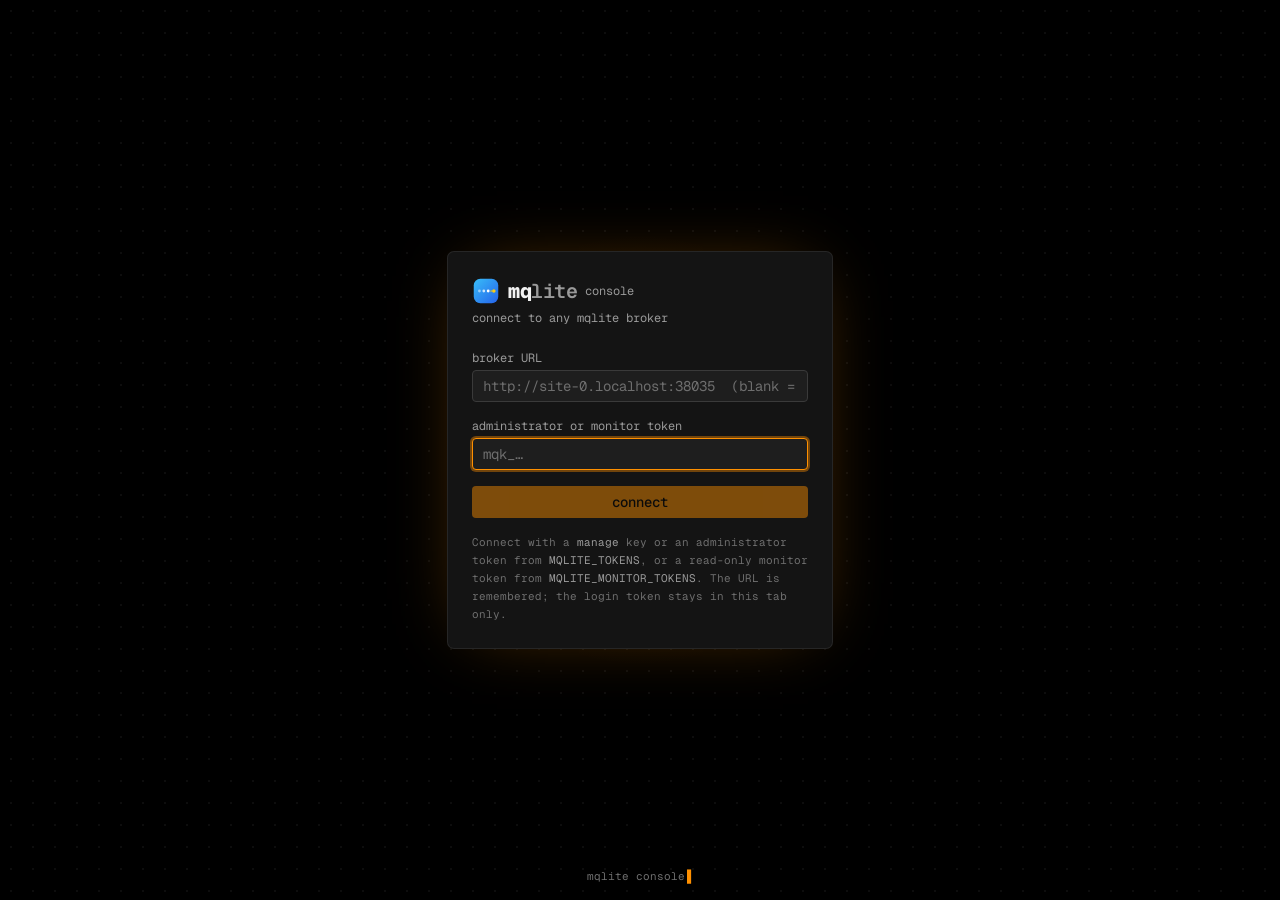
<file: server/web/index.html>
<!doctype html>
<html lang="en" class="dark">
  <head>
    <meta charset="UTF-8" />
    <meta name="viewport" content="width=device-width, initial-scale=1.0" />
    <link rel="icon" type="image/svg+xml" href="./favicon.svg" />
    <title>mqlite console</title>
    <meta name="description" content="Admin console for an mqlite broker." />
    <script type="module" crossorigin src="./assets/index-BeM7Off9.js"></script>
    <link rel="stylesheet" crossorigin href="./assets/index-C1je0rGe.css">
  </head>
  <body>
    <div id="root"></div>
  </body>
</html>
</file>
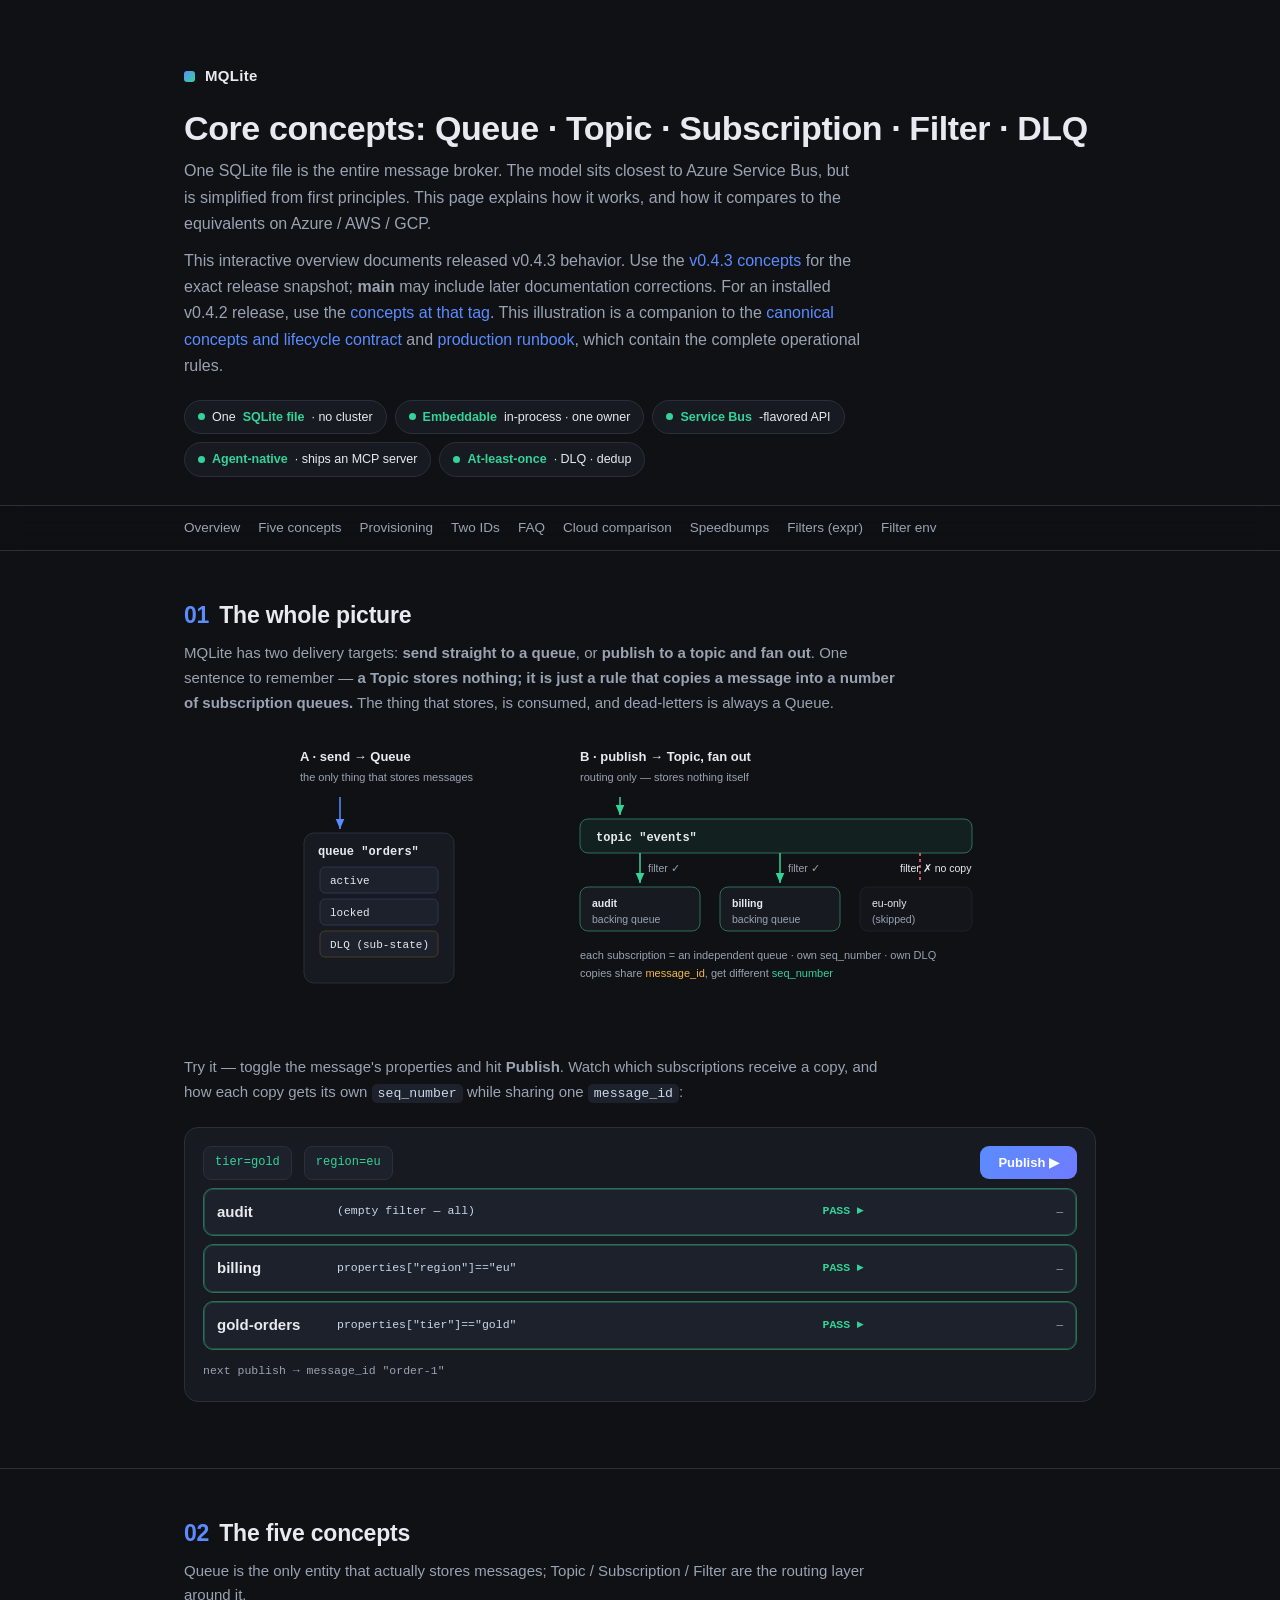
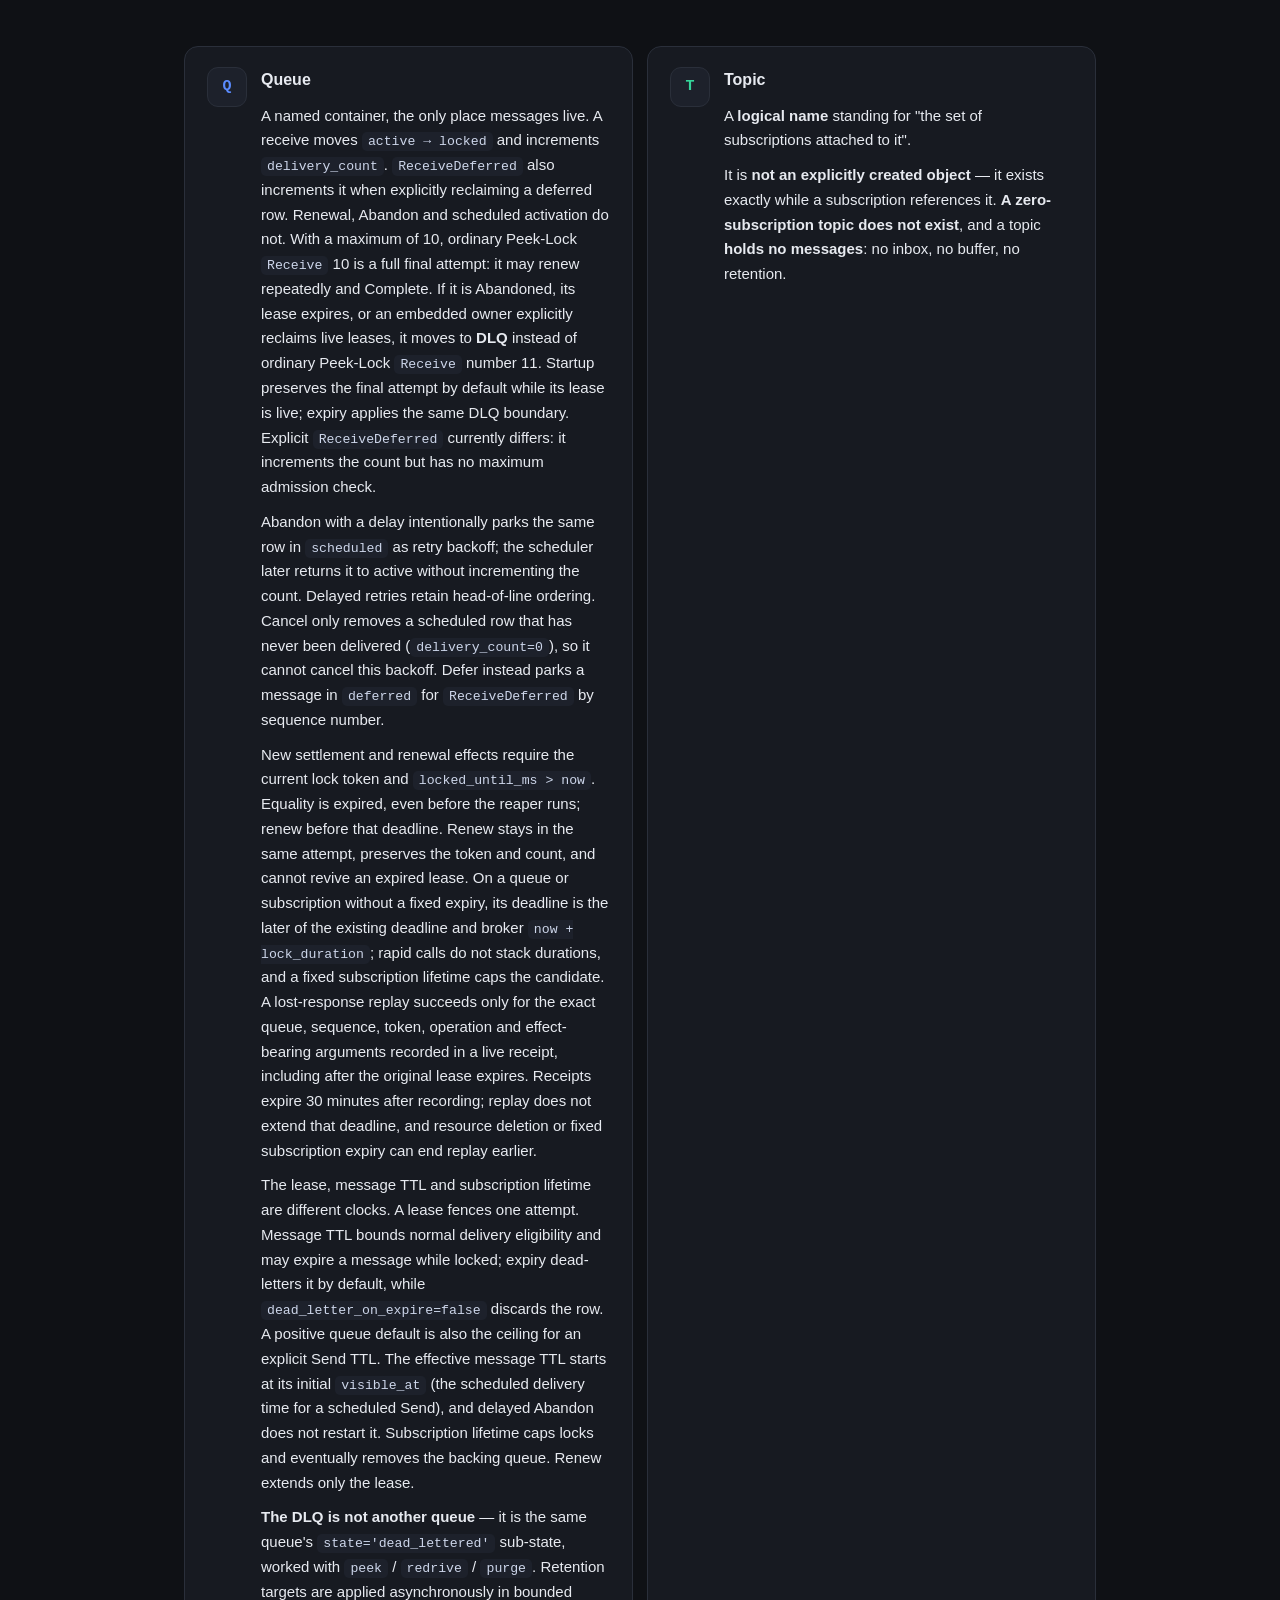
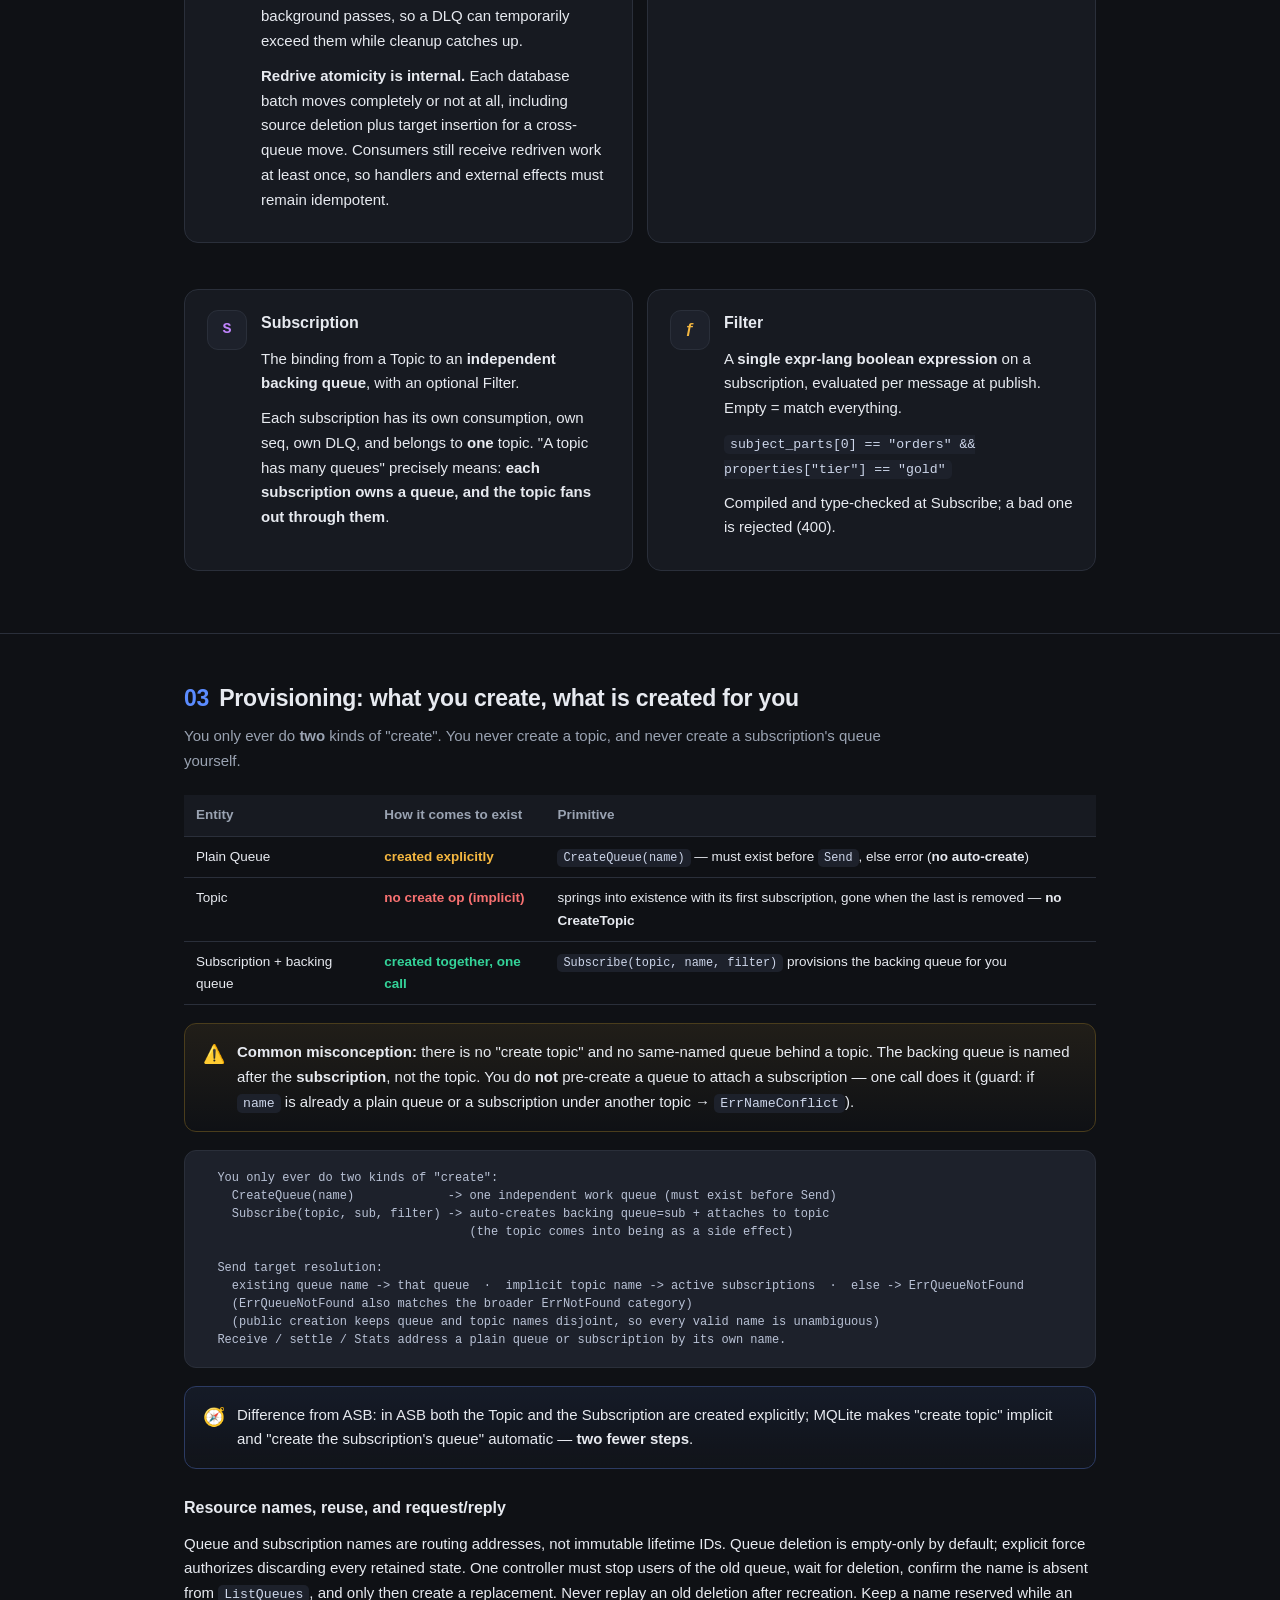
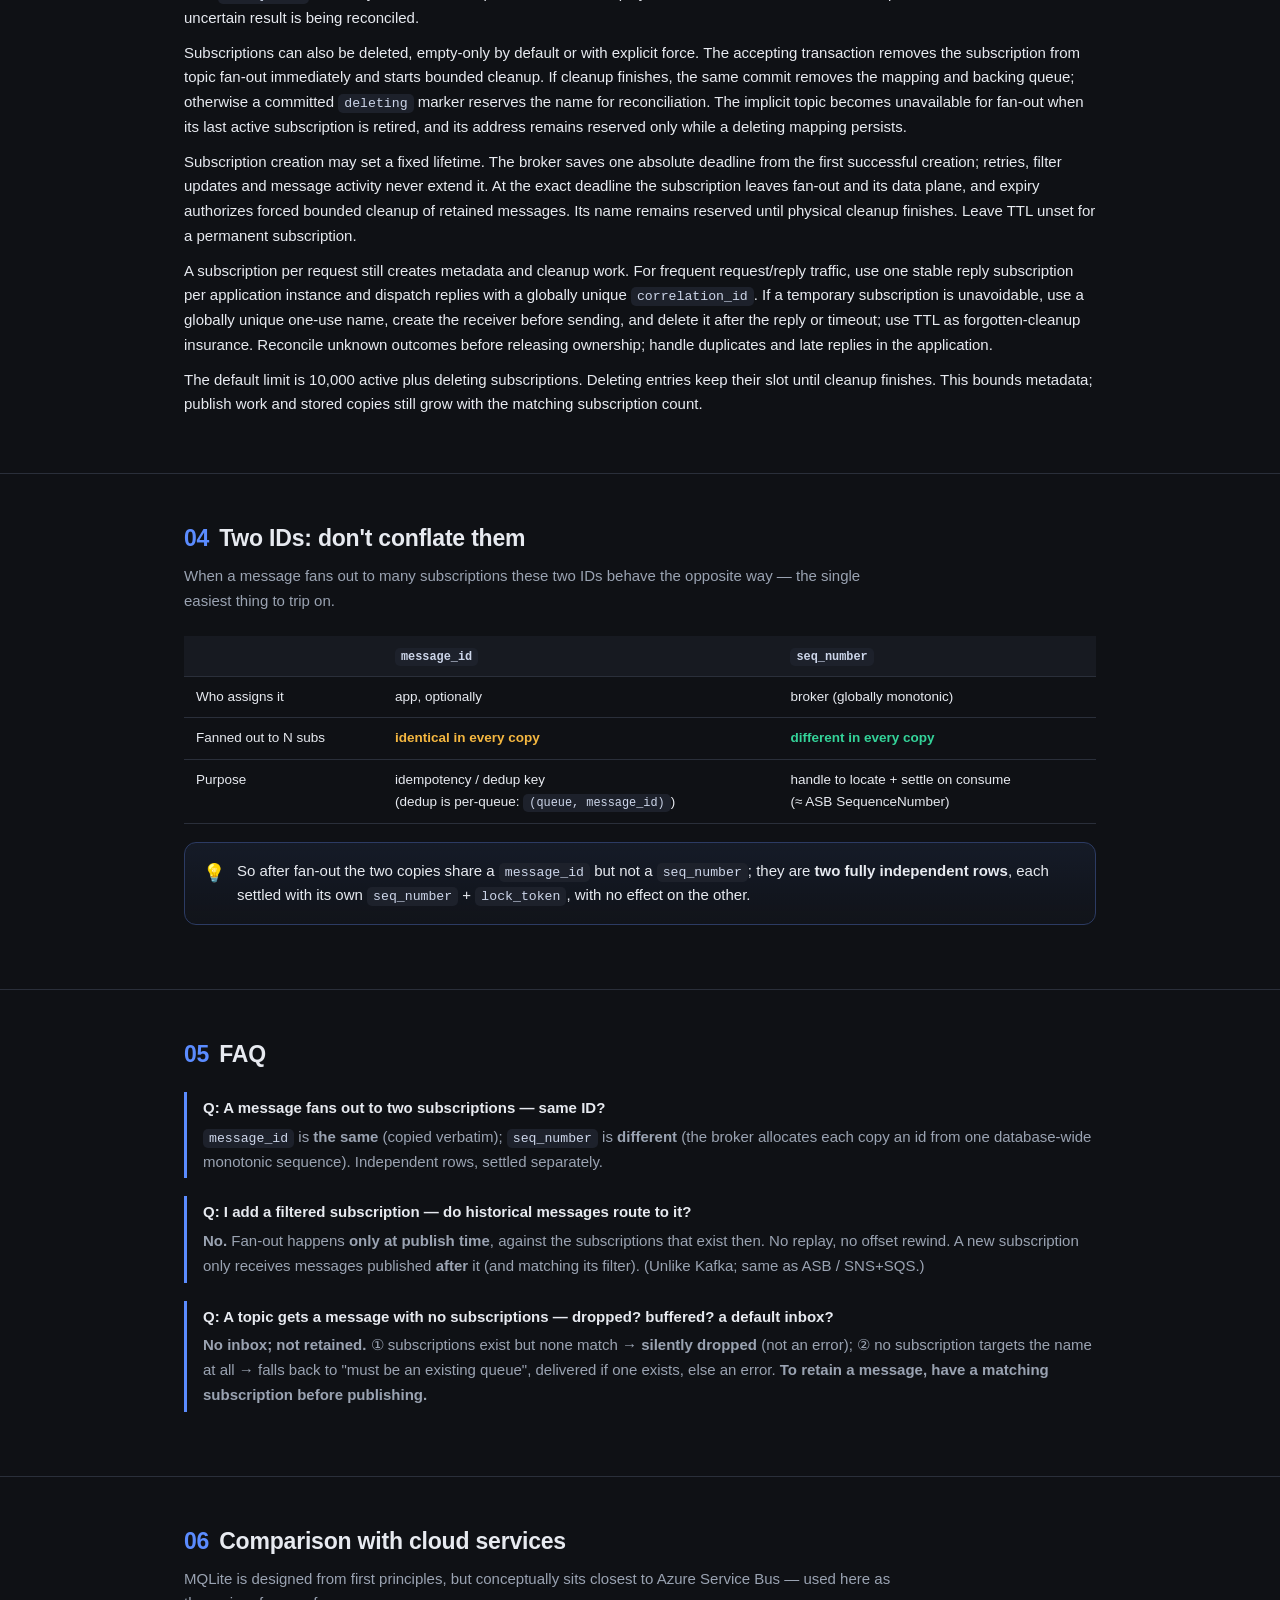
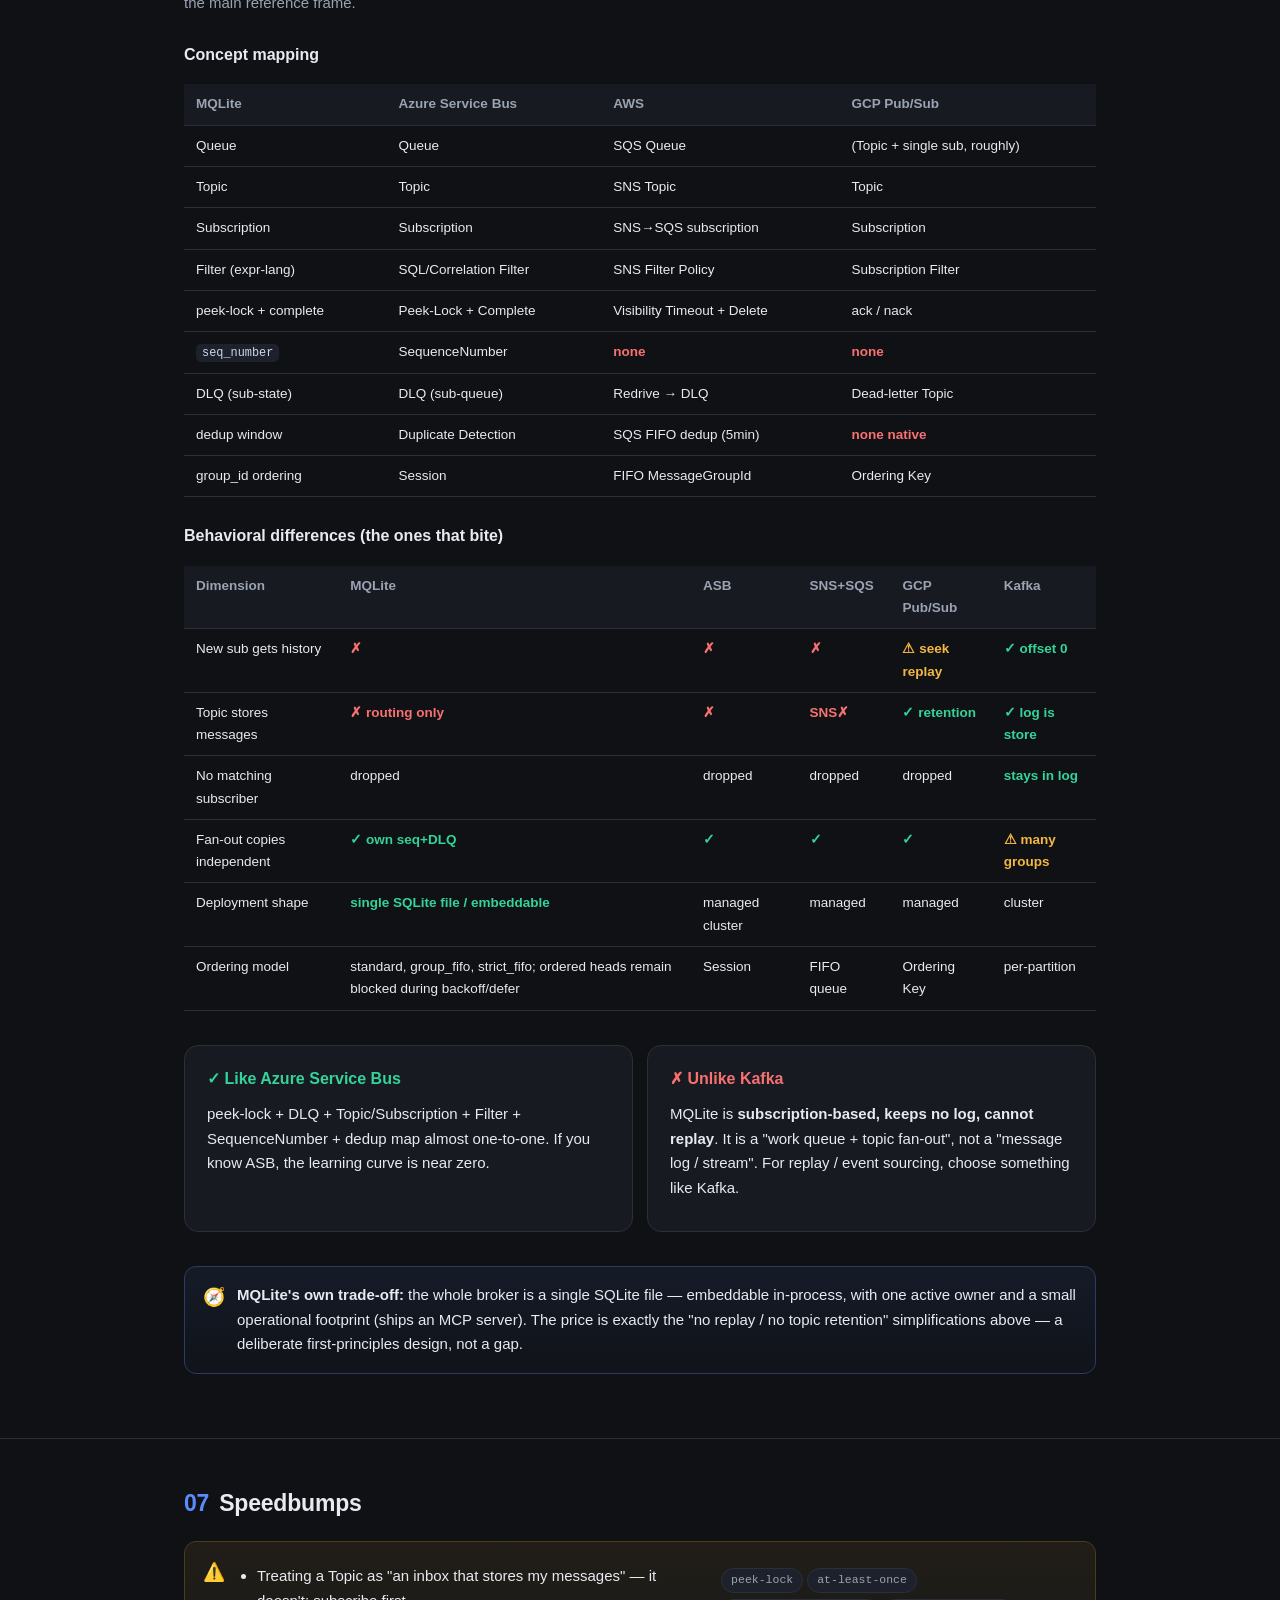
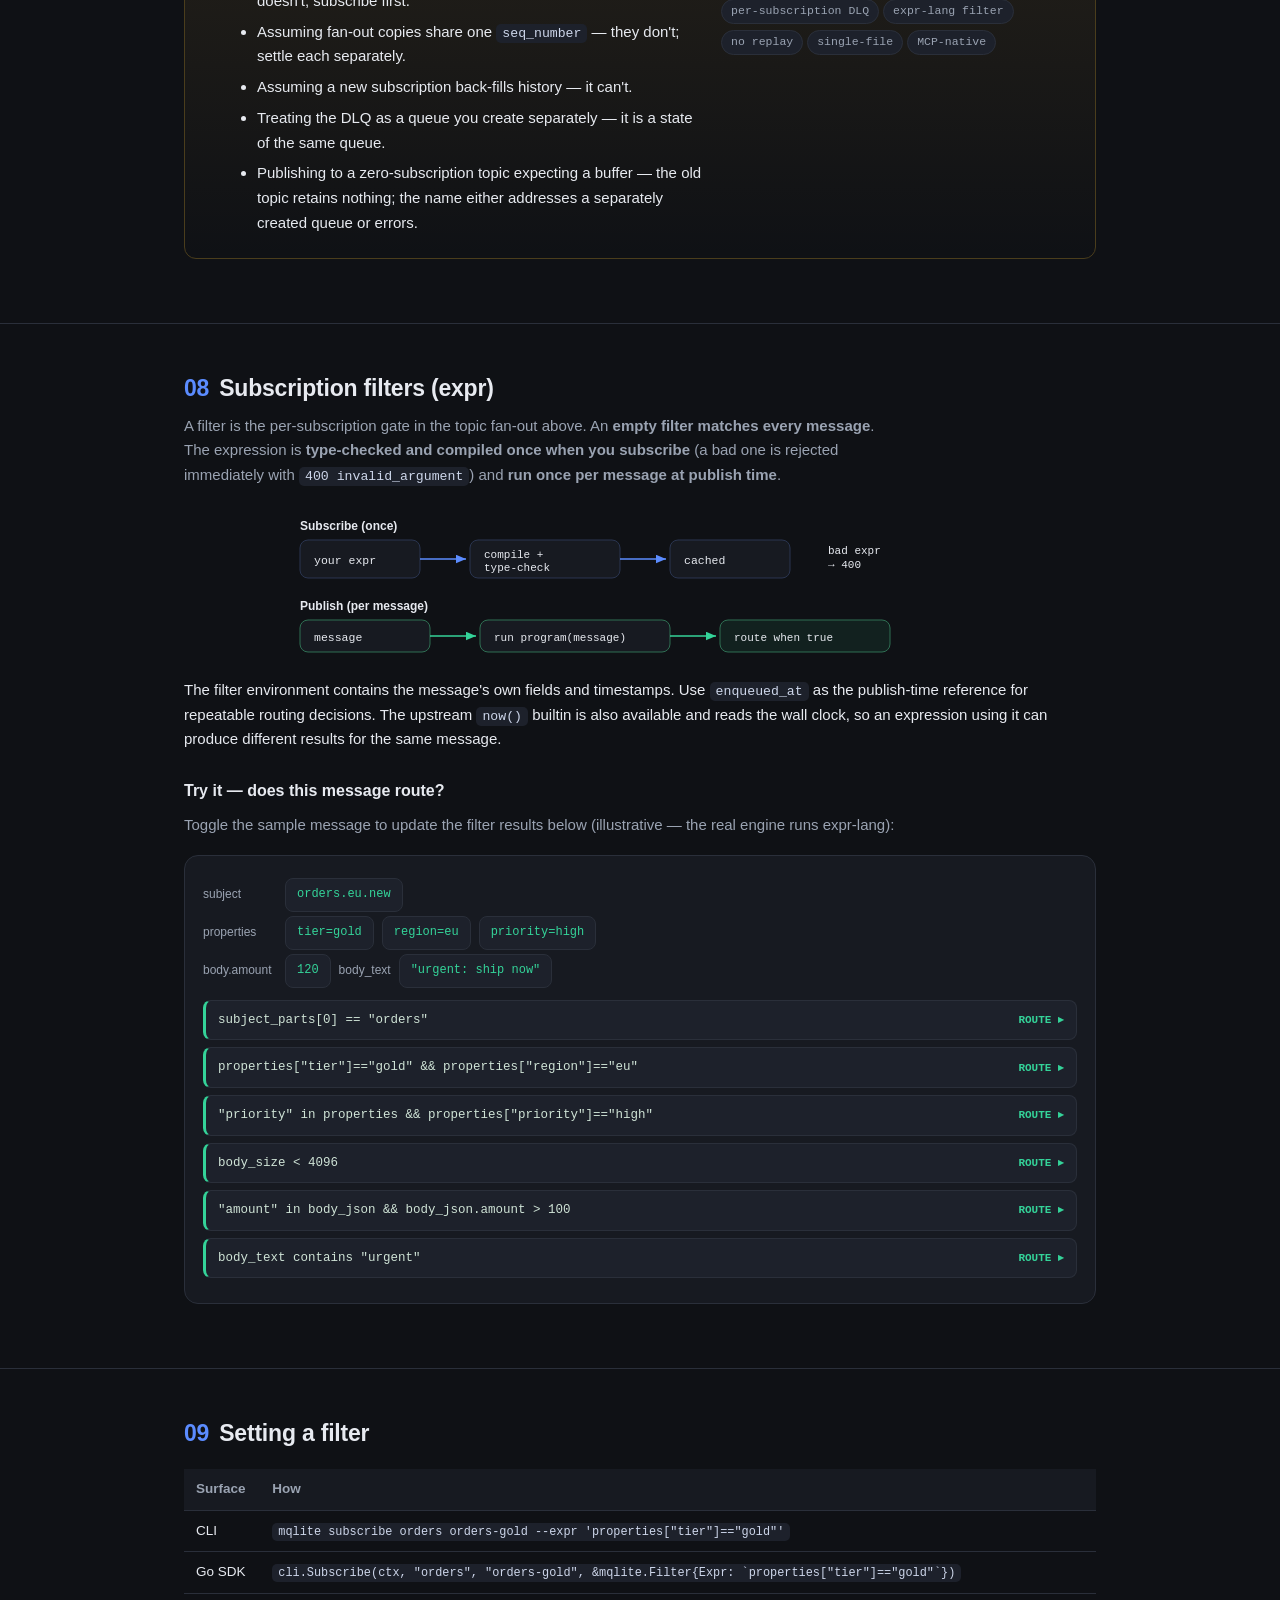
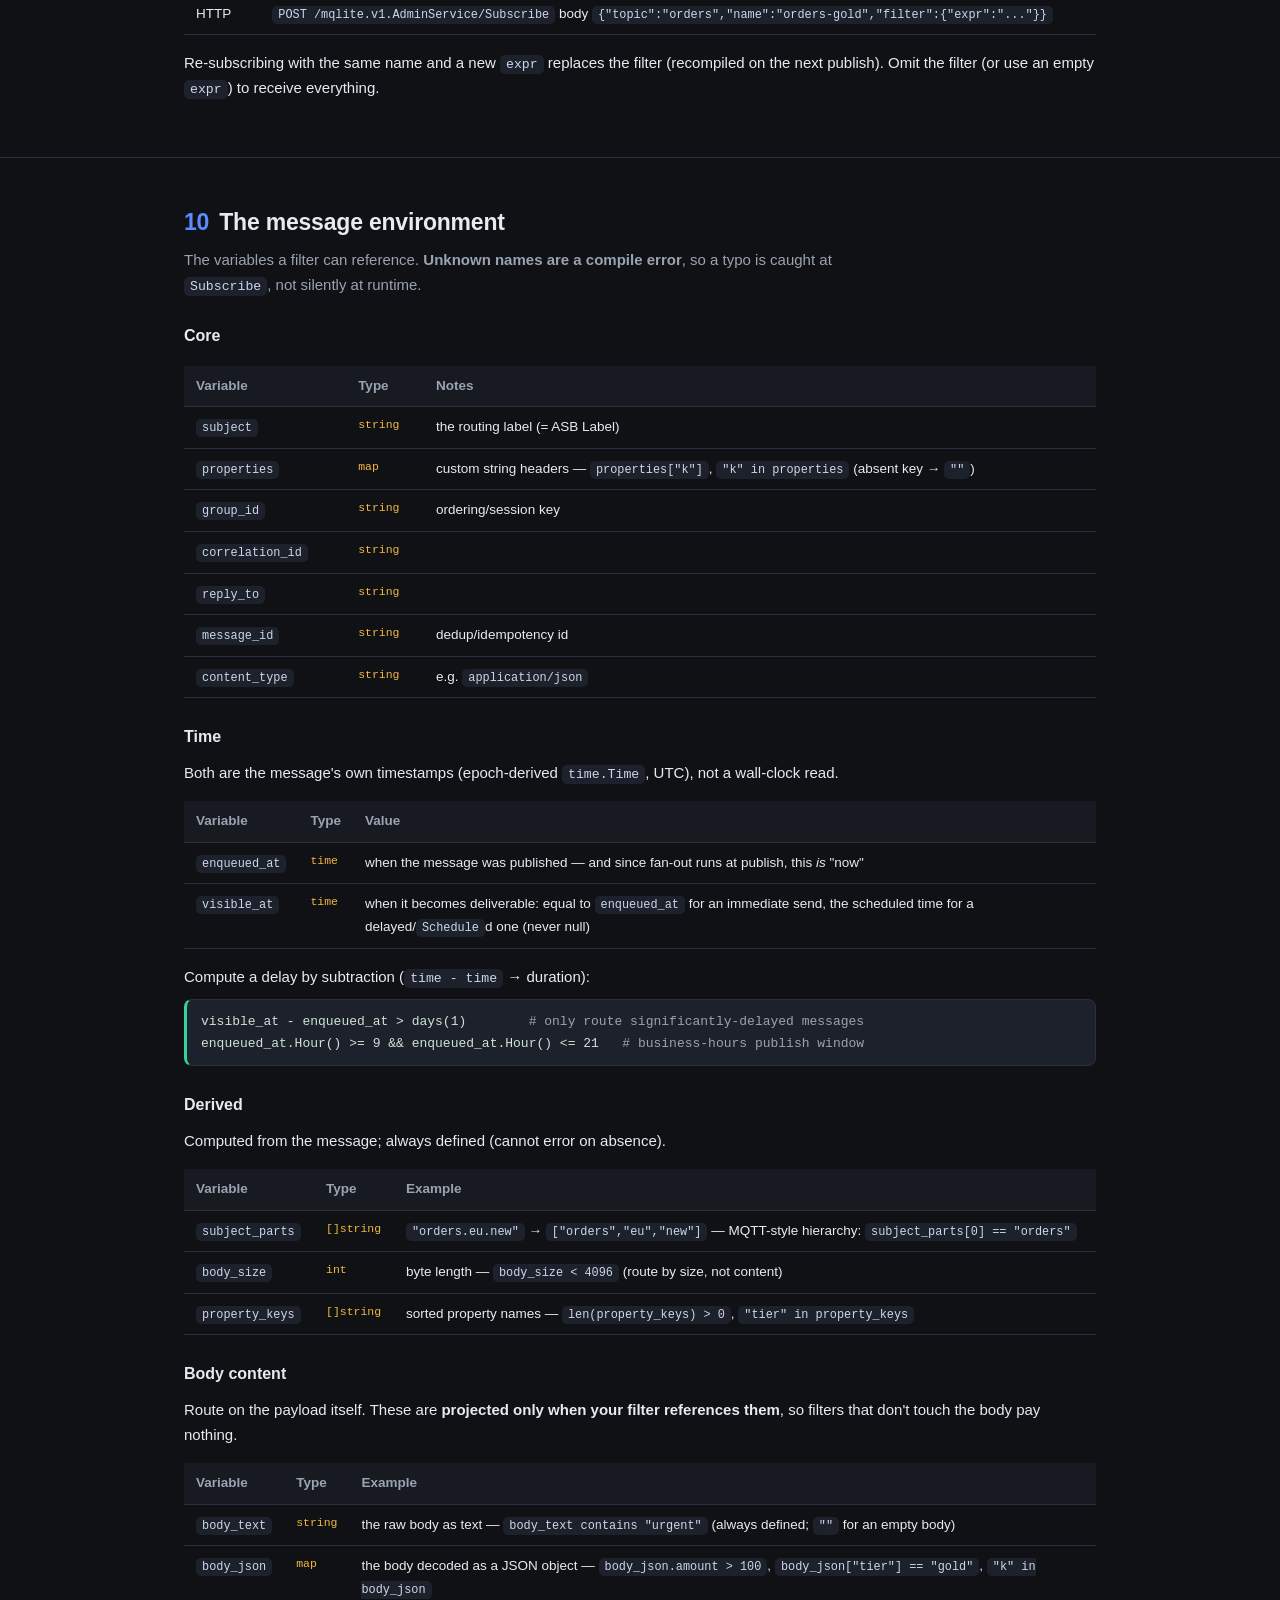
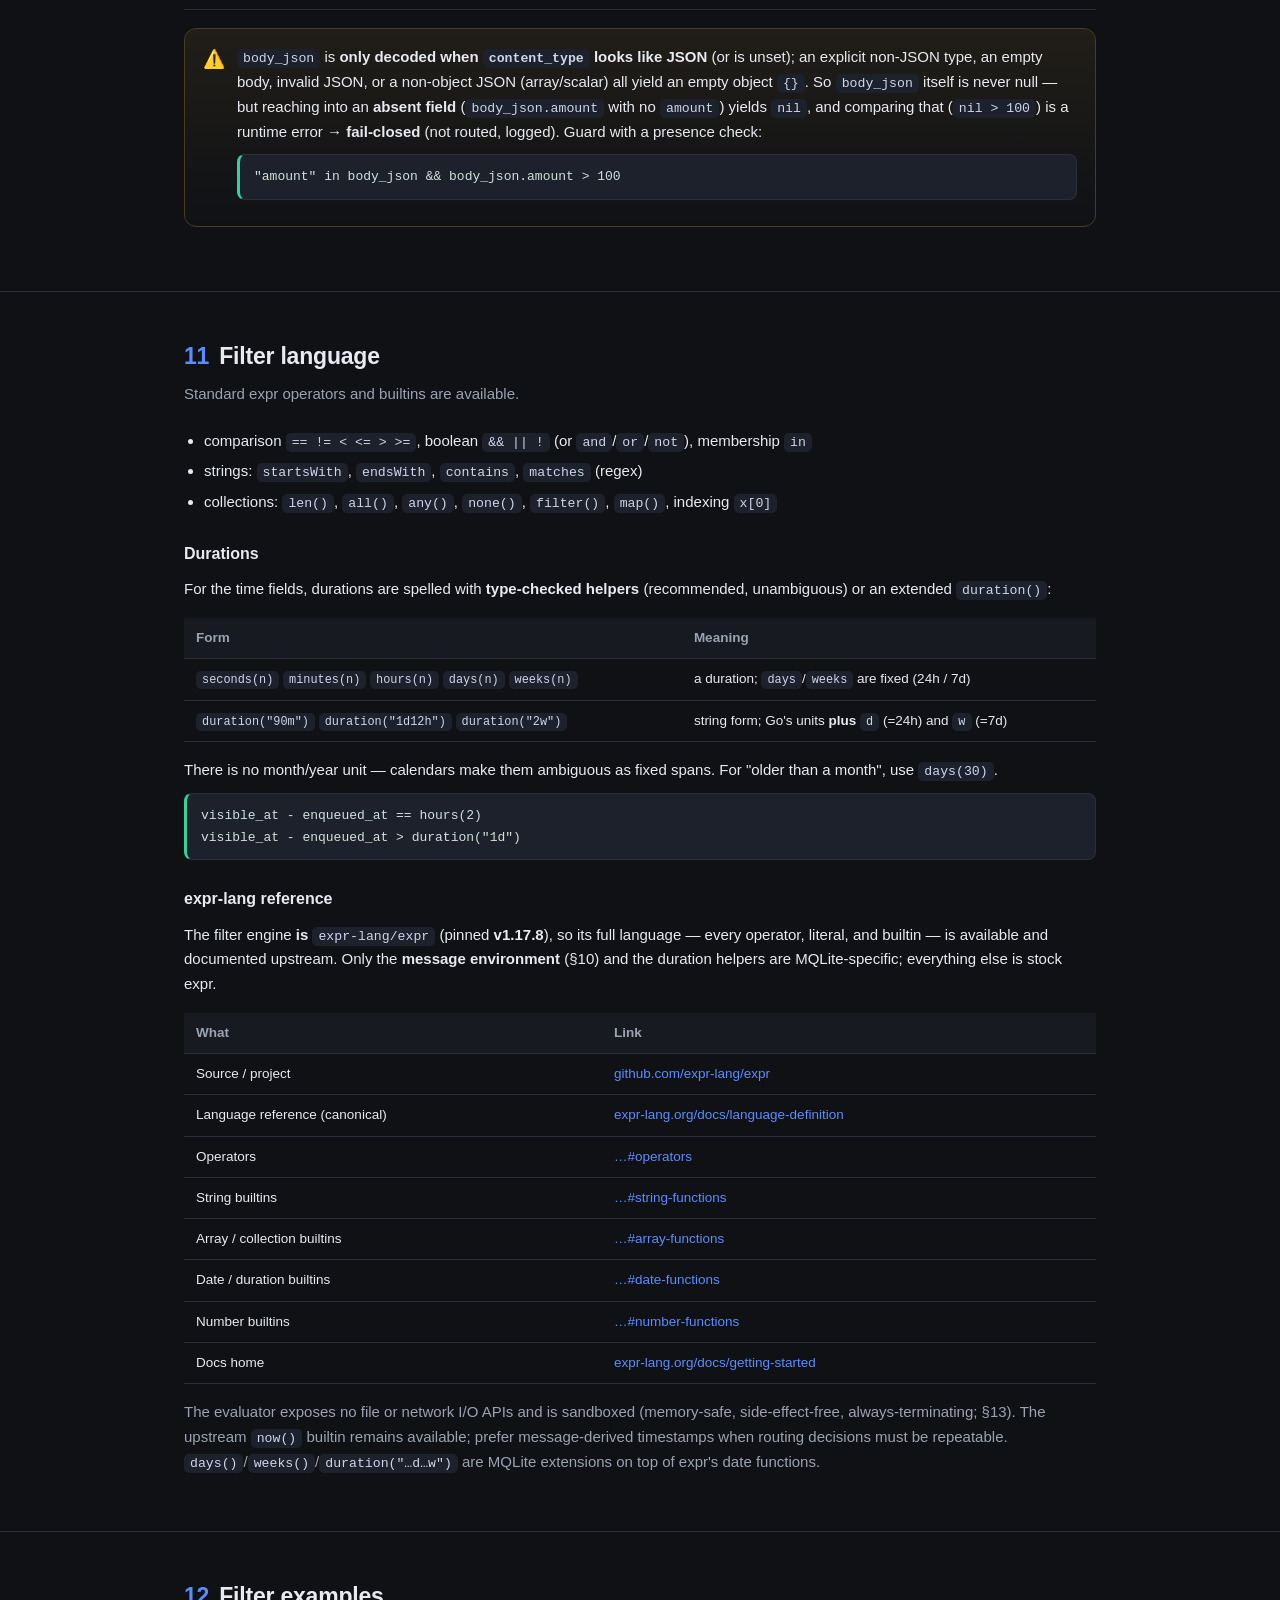
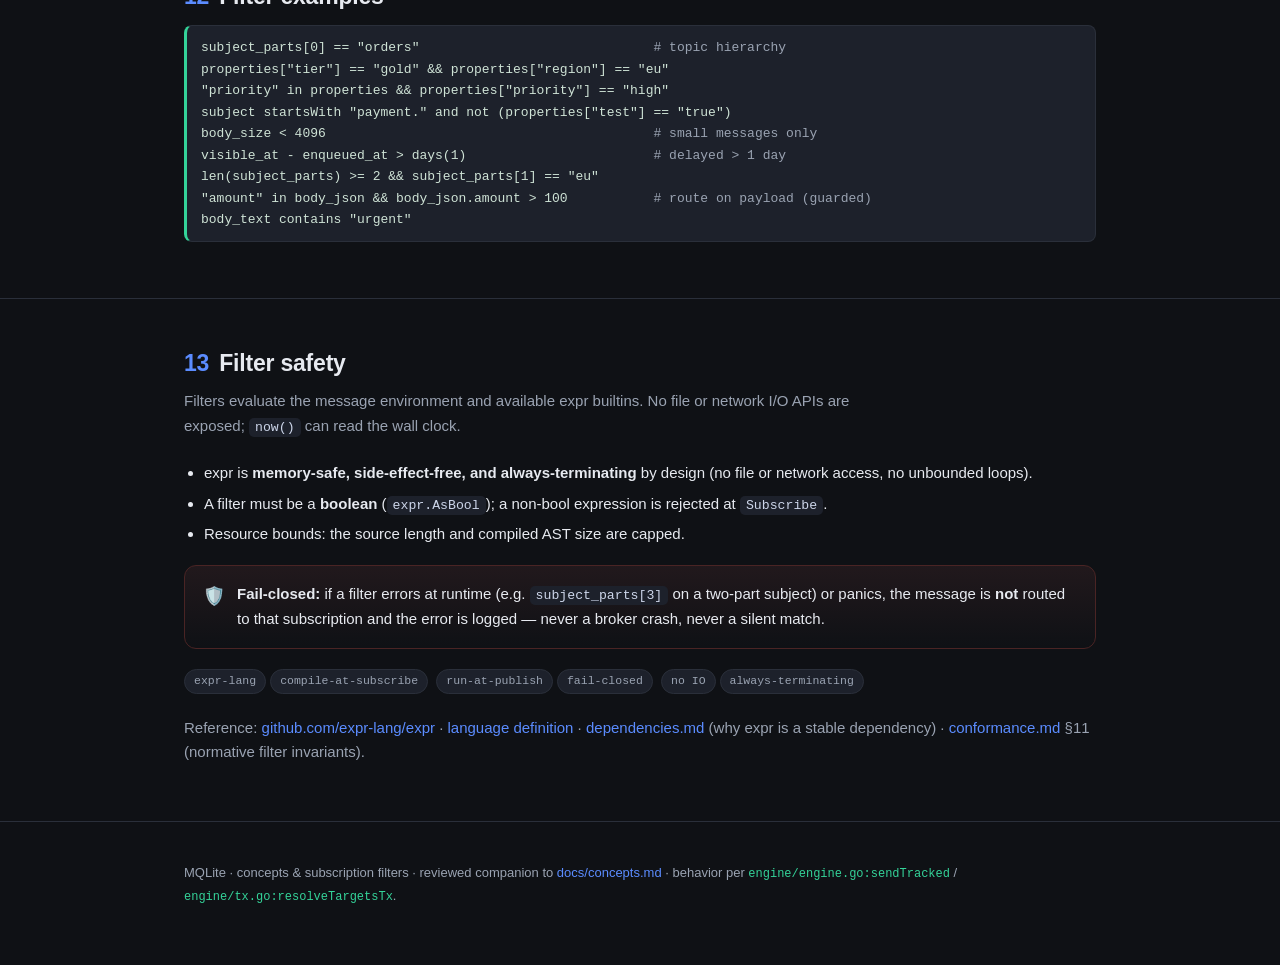
<file: docs/concepts.html>
<!doctype html>
<html lang="en">
<head>
<meta charset="utf-8">
<meta name="viewport" content="width=device-width, initial-scale=1">
<title>MQLite — Core Concepts</title>
<style>
  :root{
    --bg:#0f1115; --panel:#171a21; --panel2:#1d212b; --ink:#e7eaf0; --muted:#9aa3b2;
    --line:#2a2f3a; --accent:#5b8cff; --accent2:#34d399; --warn:#f4b740; --danger:#f87171;
    --mono:'SF Mono',ui-monospace,'Cascadia Code',Menlo,Consolas,monospace;
    --sans:'Inter',-apple-system,BlinkMacSystemFont,'Segoe UI',sans-serif;
  }
  *{box-sizing:border-box}
  html{scroll-behavior:smooth}
  body{margin:0;background:var(--bg);color:var(--ink);font-family:var(--sans);line-height:1.65;font-size:15px}
  a{color:var(--accent);text-decoration:none}
  a:hover{text-decoration:underline}
  .wrap{max-width:960px;margin:0 auto;padding:0 24px}
  header{padding:64px 0 28px;border-bottom:1px solid var(--line)}
  .logo{display:inline-flex;align-items:center;gap:10px;font-weight:700;letter-spacing:.3px}
  .logo .dot{width:11px;height:11px;border-radius:3px;background:linear-gradient(135deg,var(--accent),var(--accent2))}
  h1{font-size:34px;line-height:1.2;margin:18px 0 8px;font-weight:760;letter-spacing:-.4px}
  .sub{color:var(--muted);font-size:16px;max-width:680px}
  nav{position:sticky;top:0;z-index:5;background:rgba(15,17,21,.82);backdrop-filter:blur(10px);
      border-bottom:1px solid var(--line);padding:11px 0;font-size:13.5px}
  nav .wrap{display:flex;gap:18px;flex-wrap:wrap}
  nav a{color:var(--muted)} nav a:hover{color:var(--ink);text-decoration:none}
  section{padding:46px 0;border-bottom:1px solid var(--line)}
  h2{font-size:23px;margin:0 0 6px;letter-spacing:-.2px}
  h2 .num{color:var(--accent);font-variant-numeric:tabular-nums;margin-right:10px;font-weight:600}
  .lead{color:var(--muted);margin:0 0 22px;max-width:720px}
  h3{font-size:16px;margin:26px 0 8px}
  p{margin:10px 0}
  code{font-family:var(--mono);font-size:.88em;background:var(--panel2);padding:2px 6px;border-radius:5px;color:#cdd6ea}
  .card{background:var(--panel);border:1px solid var(--line);border-radius:14px;padding:20px 22px;margin:16px 0}
  .grid{display:grid;gap:14px}
  @media(min-width:680px){.grid.c2{grid-template-columns:1fr 1fr}}
  .concept{display:flex;gap:14px;align-items:flex-start}
  .badge{flex:0 0 auto;width:40px;height:40px;border-radius:11px;display:grid;place-items:center;
    font-family:var(--mono);font-weight:700;font-size:15px;background:var(--panel2);border:1px solid var(--line)}
  .b-q{color:var(--accent)} .b-t{color:var(--accent2)} .b-s{color:#c084fc}
  .b-f{color:var(--warn)} .b-i{color:#67e8f9}
  pre.diagram{font-family:var(--mono);font-size:12px;line-height:1.5;background:var(--panel2);
    border:1px solid var(--line);border-radius:12px;padding:18px;overflow-x:auto;color:#b9c2d6;margin:18px 0}
  table{width:100%;border-collapse:collapse;margin:16px 0;font-size:13.5px}
  th,td{text-align:left;padding:9px 12px;border-bottom:1px solid var(--line);vertical-align:top}
  th{color:var(--muted);font-weight:600;background:var(--panel)}
  tbody tr:hover{background:var(--panel)}
  .yes{color:var(--accent2);font-weight:600} .no{color:var(--danger);font-weight:600} .warnx{color:var(--warn);font-weight:600}
  .qa{border-left:3px solid var(--accent);padding:4px 0 4px 16px;margin:18px 0}
  .qa .q{font-weight:650;margin-bottom:4px}
  .qa .a{color:var(--muted)}
  .pill{display:inline-block;font-family:var(--mono);font-size:11.5px;padding:2px 9px;border-radius:999px;
    border:1px solid var(--line);background:var(--panel2);color:var(--muted);margin:0 4px 4px 0}
  .callout{display:flex;gap:12px;background:linear-gradient(180deg,rgba(91,140,255,.08),rgba(91,140,255,.02));
    border:1px solid #2c3b63;border-radius:12px;padding:16px 18px;margin:18px 0}
  .callout .i{flex:0 0 auto;font-size:18px}
  .warnbox{background:linear-gradient(180deg,rgba(244,183,64,.08),transparent);border-color:#4a3d1c}
  ul.tight{margin:10px 0;padding-left:20px} ul.tight li{margin:6px 0}
  .tag-row{margin:8px 0 2px}
  footer{padding:40px 0 70px;color:var(--muted);font-size:13px}
  .kbd{font-family:var(--mono);font-size:12px;color:var(--accent2)}
  /* advantage strip */
  .adv{display:flex;gap:8px;flex-wrap:wrap;margin-top:20px}
  .adv span{display:inline-flex;align-items:center;gap:7px;font-size:12.5px;color:var(--ink);
    background:var(--panel);border:1px solid var(--line);border-radius:999px;padding:6px 13px}
  .adv span::before{content:"";width:7px;height:7px;border-radius:50%;background:var(--accent2)}
  .adv b{color:var(--accent2);font-weight:700}
  /* interactive fan-out simulator */
  .sim{background:var(--panel);border:1px solid var(--line);border-radius:14px;padding:18px;margin:20px 0}
  .sim-row{display:flex;align-items:center;gap:12px;flex-wrap:wrap}
  .chip{cursor:pointer;font-family:var(--mono);font-size:12px;border:1px solid var(--line);background:var(--panel2);
    color:var(--accent2);border-radius:8px;padding:6px 11px;user-select:none;transition:.12s}
  .chip:hover{border-color:var(--accent2)}
  .btn{cursor:pointer;background:linear-gradient(135deg,var(--accent),#6f7bff);color:#fff;border:none;
    border-radius:9px;padding:9px 18px;font-weight:650;font-size:13px}
  .btn:active{transform:translateY(1px)}
  .subrow{display:flex;align-items:center;gap:12px;flex-wrap:wrap;padding:11px 13px;border:1px solid var(--line);
    border-radius:10px;margin:8px 0;background:var(--panel2);transition:.15s}
  .subrow.hit{border-color:#2f6f53;box-shadow:inset 0 0 0 1px rgba(52,211,153,.25)}
  .subrow.miss{opacity:.45}
  .subrow .nm{font-weight:650;min-width:108px}
  .subrow .fx{font-family:var(--mono);font-size:11.5px;color:#cdd6ea;flex:1;min-width:160px}
  .gate{font-family:var(--mono);font-size:11.5px;font-weight:700;white-space:nowrap}
  .gate.pass{color:var(--accent2)} .gate.block{color:var(--danger)}
  .qbox{font-family:var(--mono);font-size:11px;color:var(--muted);min-width:188px;text-align:right}
  .simnote{font-family:var(--mono);font-size:11.5px;color:var(--muted);margin:12px 0 2px}
  /* inline svg figures */
  .fig{display:block;margin:18px auto;max-width:100%}
  .fig text{font-family:var(--sans);fill:var(--ink)}
  .fig .mut{fill:var(--muted)}
  .fig .mono{font-family:var(--mono)}
  /* filter sections */
  .expr{display:block;font-family:var(--mono);font-size:13px;background:var(--panel2);border:1px solid var(--line);
    border-left:3px solid var(--accent2);border-radius:8px;padding:11px 14px;margin:10px 0;color:#cfe3d6;white-space:pre-wrap;overflow-x:auto}
  .expr .c{color:var(--muted)}
  .vartype{color:var(--warn);font-family:var(--mono);font-size:.85em}
  .dangerbox{background:linear-gradient(180deg,rgba(248,113,113,.08),transparent);border-color:#4a2424}
  .tester{background:var(--panel);border:1px solid var(--line);border-radius:14px;padding:18px;margin:18px 0}
  .chiprow{display:flex;gap:8px;flex-wrap:wrap;align-items:center;margin:4px 0 2px}
  .chiprow .lbl{font-size:12px;color:var(--muted);min-width:74px}
  .fexpr{display:flex;align-items:center;gap:10px;justify-content:space-between;cursor:pointer;
    font-family:var(--mono);font-size:12.5px;background:var(--panel2);border:1px solid var(--line);
    border-left:3px solid var(--line);border-radius:8px;padding:9px 12px;margin:7px 0;color:#cfe3d6;transition:.12s}
  .fexpr:hover{border-color:var(--accent)}
  .fexpr.route{border-left-color:var(--accent2)} .fexpr.drop{border-left-color:var(--danger);opacity:.72}
  .verdict{font-family:var(--mono);font-size:11px;font-weight:700;white-space:nowrap}
  .verdict.r{color:var(--accent2)} .verdict.d{color:var(--danger)}
</style>
</head>
<body>

<header>
  <div class="wrap">
    <span class="logo"><span class="dot"></span> MQLite</span>
    <h1>Core concepts: Queue · Topic · Subscription · Filter · DLQ</h1>
    <p class="sub">One SQLite file is the entire message broker. The model sits closest
    to Azure Service Bus, but is simplified from first principles. This page explains how
    it works, and how it compares to the equivalents on Azure / AWS / GCP.</p>
    <p class="sub">This interactive overview documents released v0.4.3 behavior. Use the
      <a href="https://github.com/mqlitehq/mqlite/blob/v0.4.3/docs/concepts.md">v0.4.3 concepts</a>
      for the exact release snapshot; <b>main</b> may include later documentation corrections. For an installed v0.4.2 release, use the
      <a href="https://github.com/mqlitehq/mqlite/blob/v0.4.2/docs/concepts.md">concepts at that tag</a>.
      This illustration is a companion to the
      <a href="concepts.md">canonical concepts and lifecycle contract</a> and
      <a href="operations.md">production runbook</a>, which contain the complete operational rules.</p>
    <div class="adv">
      <span>One <b>SQLite file</b> · no cluster</span>
      <span><b>Embeddable</b> in-process · one owner</span>
      <span><b>Service Bus</b>-flavored API</span>
      <span><b>Agent-native</b> · ships an MCP server</span>
      <span><b>At-least-once</b> · DLQ · dedup</span>
    </div>
  </div>
</header>

<nav><div class="wrap">
  <a href="#map">Overview</a>
  <a href="#concepts">Five concepts</a>
  <a href="#provision">Provisioning</a>
  <a href="#ids">Two IDs</a>
  <a href="#faq">FAQ</a>
  <a href="#cloud">Cloud comparison</a>
  <a href="#traps">Speedbumps</a>
  <a href="#filters">Filters (expr)</a>
  <a href="#env">Filter env</a>
</div></nav>

<section id="map">
  <div class="wrap">
    <h2><span class="num">01</span>The whole picture</h2>
    <p class="lead">MQLite has two delivery targets: <b>send straight to a queue</b>, or
      <b>publish to a topic and fan out</b>. One sentence to remember —
      <b>a Topic stores nothing; it is just a rule that copies a message into a number of
      subscription queues.</b> The thing that stores, is consumed, and dead-letters is
      always a Queue.</p>
    <svg class="fig" viewBox="0 0 720 300" width="720" height="300" role="img" aria-label="Queue vs Topic fan-out">
      <defs>
        <marker id="ar" markerWidth="9" markerHeight="9" refX="7" refY="3" orient="auto">
          <path d="M0,0 L7,3 L0,6 Z" fill="#5b8cff"/>
        </marker>
        <marker id="arg" markerWidth="9" markerHeight="9" refX="7" refY="3" orient="auto">
          <path d="M0,0 L7,3 L0,6 Z" fill="#34d399"/>
        </marker>
      </defs>
      <!-- A: direct queue -->
      <text x="20" y="24" font-size="13" font-weight="700">A · send → Queue</text>
      <text class="mut" x="20" y="44" font-size="11">the only thing that stores messages</text>
      <line x1="60" y1="60" x2="60" y2="92" stroke="#5b8cff" stroke-width="1.5" marker-end="url(#ar)"/>
      <rect x="24" y="96" width="150" height="150" rx="10" fill="#171a21" stroke="#2a2f3a"/>
      <text x="38" y="118" font-size="12" class="mono" font-weight="700">queue "orders"</text>
      <rect x="40" y="130" width="118" height="26" rx="5" fill="#1d212b" stroke="#2a3550"/><text x="50" y="147" font-size="11" class="mono" fill="#cdd6ea">active</text>
      <rect x="40" y="162" width="118" height="26" rx="5" fill="#1d212b" stroke="#2a3550"/><text x="50" y="179" font-size="11" class="mono" fill="#cdd6ea">locked</text>
      <rect x="40" y="194" width="118" height="26" rx="5" fill="#1d212b" stroke="#4a3d1c"/><text x="50" y="211" font-size="11" class="mono" fill="#f4b740">DLQ (sub-state)</text>
      <!-- B: topic fan-out -->
      <text x="300" y="24" font-size="13" font-weight="700">B · publish → Topic, fan out</text>
      <text class="mut" x="300" y="44" font-size="11">routing only — stores nothing itself</text>
      <line x1="340" y1="60" x2="340" y2="78" stroke="#34d399" stroke-width="1.5" marker-end="url(#arg)"/>
      <rect x="300" y="82" width="392" height="34" rx="8" fill="rgba(52,211,153,.08)" stroke="#2f6f53"/>
      <text x="316" y="104" font-size="12" class="mono" font-weight="700" fill="#34d399">topic "events"</text>
      <!-- three subs -->
      <g font-size="10.5" class="mono">
        <!-- sub 1 -->
        <line x1="360" y1="116" x2="360" y2="146" stroke="#34d399" stroke-width="1.5" marker-end="url(#arg)"/>
        <text class="mut" x="368" y="135">filter ✓</text>
        <rect x="300" y="150" width="120" height="44" rx="8" fill="#171a21" stroke="#2f6f53"/>
        <text x="312" y="170" fill="#e7eaf0" font-weight="700">audit</text>
        <text class="mut" x="312" y="186">backing queue</text>
        <!-- sub 2 -->
        <line x1="500" y1="116" x2="500" y2="146" stroke="#34d399" stroke-width="1.5" marker-end="url(#arg)"/>
        <text class="mut" x="508" y="135">filter ✓</text>
        <rect x="440" y="150" width="120" height="44" rx="8" fill="#171a21" stroke="#2f6f53"/>
        <text x="452" y="170" fill="#e7eaf0" font-weight="700">billing</text>
        <text class="mut" x="452" y="186">backing queue</text>
        <!-- sub 3 -->
        <line x1="640" y1="116" x2="640" y2="146" stroke="#f87171" stroke-width="1.5" stroke-dasharray="3 3"/>
        <text x="620" y="135" fill="#f87171">filter ✗ no copy</text>
        <rect x="580" y="150" width="112" height="44" rx="8" fill="#171a21" stroke="#2a2f3a" opacity=".5"/>
        <text x="592" y="170" fill="#9aa3b2">eu-only</text>
        <text class="mut" x="592" y="186">(skipped)</text>
      </g>
      <text class="mut" x="300" y="222" font-size="11">each subscription = an independent queue · own seq_number · own DLQ</text>
      <text class="mut" x="300" y="240" font-size="11">copies share <tspan fill="#f4b740">message_id</tspan>, get different <tspan fill="#34d399">seq_number</tspan></text>
    </svg>

    <p class="lead" style="margin-top:8px">Try it — toggle the message's properties and hit
      <b>Publish</b>. Watch which subscriptions receive a copy, and how each copy gets its own
      <code>seq_number</code> while sharing one <code>message_id</code>:</p>
    <div class="sim" id="sim">
      <div class="sim-row" style="justify-content:space-between">
        <div class="sim-row">
          <span class="chip" data-k="tier">tier=gold</span>
          <span class="chip" data-k="region">region=eu</span>
        </div>
        <button class="btn" id="pub">Publish ▶</button>
      </div>
      <div id="subs"></div>
      <div class="simnote" id="note">next publish → message_id "order-1"</div>
    </div>
  </div>
</section>

<section id="concepts">
  <div class="wrap">
    <h2><span class="num">02</span>The five concepts</h2>
    <p class="lead">Queue is the only entity that actually stores messages; Topic /
      Subscription / Filter are the routing layer around it.</p>

    <div class="grid c2">
      <div class="card concept">
        <div class="badge b-q">Q</div>
        <div>
          <h3 style="margin-top:0">Queue</h3>
          <p>A named container, the only place messages live. A receive moves
            <code>active → locked</code> and increments <code>delivery_count</code>.
            <code>ReceiveDeferred</code> also increments it when explicitly reclaiming
            a deferred row. Renewal, Abandon and scheduled activation do not. With a
            maximum of 10, ordinary Peek-Lock <code>Receive</code> 10 is a full final attempt:
            it may renew repeatedly and Complete. If it is Abandoned, its lease expires, or
            an embedded owner explicitly reclaims live leases, it moves to <b>DLQ</b> instead of
            ordinary Peek-Lock <code>Receive</code> number 11. Startup preserves the final attempt
            by default while its lease is live; expiry applies the same DLQ boundary. Explicit
            <code>ReceiveDeferred</code> currently
            differs: it increments the count but has no maximum admission
            check.</p>
          <p>Abandon with a delay intentionally parks the same row in
            <code>scheduled</code> as retry backoff; the scheduler later returns it to
            active without incrementing the count. Delayed retries retain head-of-line
            ordering. Cancel only removes a scheduled row that has never been delivered
            (<code>delivery_count=0</code>), so it cannot cancel this backoff. Defer
            instead parks a message in <code>deferred</code> for
            <code>ReceiveDeferred</code> by sequence number.</p>
          <p>New settlement and renewal effects require the current lock token and
            <code>locked_until_ms &gt; now</code>. Equality is expired, even before the
            reaper runs; renew before that deadline. Renew stays in the same attempt,
            preserves the token and count, and cannot revive an expired lease. On a
            queue or subscription without a fixed expiry, its deadline is the later of
            the existing deadline and broker <code>now + lock_duration</code>; rapid calls do not stack durations,
            and a fixed subscription lifetime caps the candidate. A lost-response replay
            succeeds only for the exact queue, sequence, token, operation and
            effect-bearing arguments recorded in a live receipt, including after the
            original lease expires. Receipts expire 30 minutes after recording;
            replay does not extend that deadline, and resource deletion or fixed
            subscription expiry can end replay earlier.</p>
          <p>The lease, message TTL and subscription lifetime are different clocks.
            A lease fences one attempt. Message TTL bounds normal delivery eligibility
            and may expire a message while locked; expiry dead-letters it by default,
            while <code>dead_letter_on_expire=false</code> discards the row. A positive
            queue default is also the ceiling for an explicit Send TTL. The effective
            message TTL starts at its initial <code>visible_at</code> (the scheduled
            delivery time for a scheduled Send), and delayed Abandon does not restart
            it. Subscription lifetime caps locks and eventually removes the backing
            queue. Renew extends only the lease.</p>
          <p><b>The DLQ is not another queue</b> — it is the same queue's
            <code>state='dead_lettered'</code> sub-state, worked with
            <code>peek</code> / <code>redrive</code> / <code>purge</code>. Retention
            targets are applied asynchronously in bounded background passes, so a
            DLQ can temporarily exceed them while cleanup catches up.</p>
          <p><b>Redrive atomicity is internal.</b> Each database batch moves
            completely or not at all, including source deletion plus target insertion
            for a cross-queue move. Consumers still receive redriven work at least
            once, so handlers and external effects must remain idempotent.</p>
        </div>
      </div>

      <div class="card concept">
        <div class="badge b-t">T</div>
        <div>
          <h3 style="margin-top:0">Topic</h3>
          <p>A <b>logical name</b> standing for "the set of subscriptions attached to it".</p>
          <p>It is <b>not an explicitly created object</b> — it exists exactly while a
            subscription references it. <b>A zero-subscription topic does not exist</b>, and a
            topic <b>holds no messages</b>: no inbox, no buffer, no retention.</p>
        </div>
      </div>

      <div class="card concept">
        <div class="badge b-s">S</div>
        <div>
          <h3 style="margin-top:0">Subscription</h3>
          <p>The binding from a Topic to an <b>independent backing queue</b>, with an optional Filter.</p>
          <p>Each subscription has its own consumption, own seq, own DLQ, and belongs to
            <b>one</b> topic. "A topic has many queues" precisely means:
            <b>each subscription owns a queue, and the topic fans out through them</b>.</p>
        </div>
      </div>

      <div class="card concept">
        <div class="badge b-f">ƒ</div>
        <div>
          <h3 style="margin-top:0">Filter</h3>
          <p>A <b>single expr-lang boolean expression</b> on a subscription, evaluated per
            message at publish. Empty = match everything.</p>
          <p><code>subject_parts[0] == "orders" &amp;&amp; properties["tier"] == "gold"</code></p>
          <p>Compiled and type-checked at Subscribe; a bad one is rejected (400).</p>
        </div>
      </div>
    </div>
  </div>
</section>

<section id="provision">
  <div class="wrap">
    <h2><span class="num">03</span>Provisioning: what you create, what is created for you</h2>
    <p class="lead">You only ever do <b>two</b> kinds of "create". You never create a topic,
      and never create a subscription's queue yourself.</p>
    <table>
      <thead><tr><th>Entity</th><th>How it comes to exist</th><th>Primitive</th></tr></thead>
      <tbody>
        <tr><td>Plain Queue</td><td class="warnx">created explicitly</td>
            <td><code>CreateQueue(name)</code> — must exist before <code>Send</code>, else error (<b>no auto-create</b>)</td></tr>
        <tr><td>Topic</td><td class="no">no create op (implicit)</td>
            <td>springs into existence with its first subscription, gone when the last is removed — <b>no CreateTopic</b></td></tr>
        <tr><td>Subscription + backing queue</td><td class="yes">created together, one call</td>
            <td><code>Subscribe(topic, name, filter)</code> provisions the backing queue for you</td></tr>
      </tbody>
    </table>
    <div class="callout warnbox"><div class="i">⚠️</div><div>
      <b>Common misconception:</b> there is no "create topic" and no same-named queue behind a
      topic. The backing queue is named after the <b>subscription</b>, not the topic. You do
      <b>not</b> pre-create a queue to attach a subscription — one call does it (guard: if
      <code>name</code> is already a plain queue or a subscription under another topic →
      <code>ErrNameConflict</code>).
    </div></div>
    <pre class="diagram">
  You only ever do two kinds of "create":
    CreateQueue(name)             -> one independent work queue (must exist before Send)
    Subscribe(topic, sub, filter) -> auto-creates backing queue=sub + attaches to topic
                                     (the topic comes into being as a side effect)

  Send target resolution:
    existing queue name -> that queue  ·  implicit topic name -> active subscriptions  ·  else -> ErrQueueNotFound
    (ErrQueueNotFound also matches the broader ErrNotFound category)
    (public creation keeps queue and topic names disjoint, so every valid name is unambiguous)
  Receive / settle / Stats address a plain queue or subscription by its own name.</pre>
    <div class="callout"><div class="i">🧭</div><div>
      Difference from ASB: in ASB both the Topic and the Subscription are created explicitly;
      MQLite makes "create topic" implicit and "create the subscription's queue" automatic —
      <b>two fewer steps</b>.
    </div></div>
    <h3>Resource names, reuse, and request/reply</h3>
    <p>Queue and subscription names are routing addresses, not immutable lifetime IDs.
      Queue deletion is empty-only by default; explicit force authorizes discarding
      every retained state. One controller must stop users of the old queue, wait for
      deletion, confirm the name is absent from <code>ListQueues</code>, and only then
      create a replacement. Never replay an old deletion after recreation. Keep a
      name reserved while an uncertain result is being reconciled.</p>
    <p>Subscriptions can also be deleted, empty-only by default or with explicit
      force. The accepting transaction removes the subscription from topic fan-out
      immediately and starts bounded cleanup. If cleanup finishes, the same commit
      removes the mapping and backing queue; otherwise a committed
      <code>deleting</code> marker reserves the name for reconciliation. The implicit
      topic becomes unavailable for fan-out when its last active subscription is
      retired, and its address remains reserved only while a deleting mapping persists.</p>
    <p>Subscription creation may set a fixed lifetime. The broker saves one absolute
      deadline from the first successful creation; retries, filter updates and message
      activity never extend it. At the exact deadline the subscription leaves fan-out
      and its data plane, and expiry authorizes forced bounded cleanup of retained
      messages. Its name remains reserved until physical cleanup finishes. Leave TTL
      unset for a permanent subscription.</p>
    <p>A subscription per request still creates metadata and cleanup work. For
      frequent request/reply traffic, use one stable reply subscription per
      application instance and dispatch replies with a globally unique
      <code>correlation_id</code>. If a temporary subscription is unavoidable, use a
      globally unique one-use name, create the receiver before sending, and delete
      it after the reply or timeout; use TTL as forgotten-cleanup insurance.
      Reconcile unknown outcomes before releasing ownership; handle duplicates and
      late replies in the application.</p>
    <p>The default limit is 10,000 active plus deleting subscriptions. Deleting
      entries keep their slot until cleanup finishes. This bounds metadata; publish
      work and stored copies still grow with the matching subscription count.</p>
  </div>
</section>

<section id="ids">
  <div class="wrap">
    <h2><span class="num">04</span>Two IDs: don't conflate them</h2>
    <p class="lead">When a message fans out to many subscriptions these two IDs behave the
      opposite way — the single easiest thing to trip on.</p>
    <table>
      <thead><tr><th></th><th><code>message_id</code></th><th><code>seq_number</code></th></tr></thead>
      <tbody>
        <tr><td>Who assigns it</td><td>app, optionally</td><td>broker (globally monotonic)</td></tr>
        <tr><td>Fanned out to N subs</td><td class="warnx"><b>identical</b> in every copy</td><td class="yes"><b>different</b> in every copy</td></tr>
        <tr><td>Purpose</td><td>idempotency / dedup key<br>(dedup is per-queue: <code>(queue, message_id)</code>)</td>
            <td>handle to locate + settle on consume<br>(≈ ASB SequenceNumber)</td></tr>
      </tbody>
    </table>
    <div class="callout"><div class="i">💡</div><div>
      So after fan-out the two copies share a <code>message_id</code> but not a
      <code>seq_number</code>; they are <b>two fully independent rows</b>, each settled with its
      own <code>seq_number</code> + <code>lock_token</code>, with no effect on the other.
    </div></div>
  </div>
</section>

<section id="faq">
  <div class="wrap">
    <h2><span class="num">05</span>FAQ</h2>

    <div class="qa">
      <div class="q">Q: A message fans out to two subscriptions — same ID?</div>
      <div class="a"><code>message_id</code> is <b>the same</b> (copied verbatim);
        <code>seq_number</code> is <b>different</b> (the broker allocates each copy an id from one
        database-wide monotonic sequence). Independent rows, settled separately.</div>
    </div>

    <div class="qa">
      <div class="q">Q: I add a filtered subscription — do historical messages route to it?</div>
      <div class="a"><b>No.</b> Fan-out happens <b>only at publish time</b>, against the
        subscriptions that exist then. No replay, no offset rewind. A new subscription only
        receives messages published <b>after</b> it (and matching its filter).
        (Unlike Kafka; same as ASB / SNS+SQS.)</div>
    </div>

    <div class="qa">
      <div class="q">Q: A topic gets a message with no subscriptions — dropped? buffered? a default inbox?</div>
      <div class="a"><b>No inbox; not retained.</b> ① subscriptions exist but none match →
        <b>silently dropped</b> (not an error); ② no subscription targets the name at all →
        falls back to "must be an existing queue", delivered if one exists, else an error.
        <b>To retain a message, have a matching subscription before publishing.</b></div>
    </div>
  </div>
</section>

<section id="cloud">
  <div class="wrap">
    <h2><span class="num">06</span>Comparison with cloud services</h2>
    <p class="lead">MQLite is designed from first principles, but conceptually sits closest to
      Azure Service Bus — used here as the main reference frame.</p>

    <h3>Concept mapping</h3>
    <table>
      <thead><tr><th>MQLite</th><th>Azure Service Bus</th><th>AWS</th><th>GCP Pub/Sub</th></tr></thead>
      <tbody>
        <tr><td>Queue</td><td>Queue</td><td>SQS Queue</td><td>(Topic + single sub, roughly)</td></tr>
        <tr><td>Topic</td><td>Topic</td><td>SNS Topic</td><td>Topic</td></tr>
        <tr><td>Subscription</td><td>Subscription</td><td>SNS→SQS subscription</td><td>Subscription</td></tr>
        <tr><td>Filter (expr-lang)</td><td>SQL/Correlation Filter</td><td>SNS Filter Policy</td><td>Subscription Filter</td></tr>
        <tr><td>peek-lock + complete</td><td>Peek-Lock + Complete</td><td>Visibility Timeout + Delete</td><td>ack / nack</td></tr>
        <tr><td><code>seq_number</code></td><td>SequenceNumber</td><td class="no">none</td><td class="no">none</td></tr>
        <tr><td>DLQ (sub-state)</td><td>DLQ (sub-queue)</td><td>Redrive → DLQ</td><td>Dead-letter Topic</td></tr>
        <tr><td>dedup window</td><td>Duplicate Detection</td><td>SQS FIFO dedup (5min)</td><td class="no">none native</td></tr>
        <tr><td>group_id ordering</td><td>Session</td><td>FIFO MessageGroupId</td><td>Ordering Key</td></tr>
      </tbody>
    </table>

    <h3>Behavioral differences (the ones that bite)</h3>
    <table>
      <thead><tr><th>Dimension</th><th>MQLite</th><th>ASB</th><th>SNS+SQS</th><th>GCP Pub/Sub</th><th>Kafka</th></tr></thead>
      <tbody>
        <tr><td>New sub gets history</td><td class="no">✗</td><td class="no">✗</td><td class="no">✗</td><td class="warnx">⚠ seek replay</td><td class="yes">✓ offset 0</td></tr>
        <tr><td>Topic stores messages</td><td class="no">✗ routing only</td><td class="no">✗</td><td class="no">SNS✗</td><td class="yes">✓ retention</td><td class="yes">✓ log is store</td></tr>
        <tr><td>No matching subscriber</td><td>dropped</td><td>dropped</td><td>dropped</td><td>dropped</td><td class="yes">stays in log</td></tr>
        <tr><td>Fan-out copies independent</td><td class="yes">✓ own seq+DLQ</td><td class="yes">✓</td><td class="yes">✓</td><td class="yes">✓</td><td class="warnx">⚠ many groups</td></tr>
        <tr><td>Deployment shape</td><td class="yes">single SQLite file / embeddable</td><td>managed cluster</td><td>managed</td><td>managed</td><td>cluster</td></tr>
        <tr><td>Ordering model</td><td>standard, group_fifo, strict_fifo; ordered heads remain blocked during backoff/defer</td><td>Session</td><td>FIFO queue</td><td>Ordering Key</td><td>per-partition</td></tr>
      </tbody>
    </table>

    <div class="grid c2" style="margin-top:18px">
      <div class="card">
        <h3 style="margin-top:0;color:var(--accent2)">✓ Like Azure Service Bus</h3>
        <p>peek-lock + DLQ + Topic/Subscription + Filter + SequenceNumber + dedup map almost
          one-to-one. If you know ASB, the learning curve is near zero.</p>
      </div>
      <div class="card">
        <h3 style="margin-top:0;color:var(--danger)">✗ Unlike Kafka</h3>
        <p>MQLite is <b>subscription-based, keeps no log, cannot replay</b>. It is a "work queue
          + topic fan-out", not a "message log / stream". For replay / event sourcing, choose
          something like Kafka.</p>
      </div>
    </div>
    <div class="callout"><div class="i">🧭</div><div>
      <b>MQLite's own trade-off:</b> the whole broker is a single SQLite file — embeddable
      in-process, with one active owner and a small operational footprint (ships an MCP server). The price is exactly the
      "no replay / no topic retention" simplifications above — a deliberate first-principles
      design, not a gap.
    </div></div>
  </div>
</section>

<section id="traps">
  <div class="wrap">
    <h2><span class="num">07</span>Speedbumps</h2>
    <div class="callout warnbox"><div class="i">⚠️</div><div>
      <ul class="tight" style="margin:0">
        <li>Treating a Topic as "an inbox that stores my messages" — it doesn't; subscribe first.</li>
        <li>Assuming fan-out copies share one <code>seq_number</code> — they don't; settle each separately.</li>
        <li>Assuming a new subscription back-fills history — it can't.</li>
        <li>Treating the DLQ as a queue you create separately — it is a state of the same queue.</li>
        <li>Publishing to a zero-subscription topic expecting a buffer — the old topic retains nothing; the name either addresses a separately created queue or errors.</li>
      </ul>
    </div>
    <div class="tag-row">
      <span class="pill">peek-lock</span><span class="pill">at-least-once</span>
      <span class="pill">per-subscription DLQ</span><span class="pill">expr-lang filter</span>
      <span class="pill">no replay</span><span class="pill">single-file</span><span class="pill">MCP-native</span>
    </div>
  </div>
</section>

<section id="filters">
  <div class="wrap">
    <h2><span class="num">08</span>Subscription filters (expr)</h2>
    <p class="lead">A filter is the per-subscription gate in the topic fan-out above. An
      <b>empty filter matches every message</b>. The expression is
      <b>type-checked and compiled once when you subscribe</b> (a bad one is rejected
      immediately with <code>400 invalid_argument</code>) and <b>run once per message at
      publish time</b>.</p>
    <svg class="fig" viewBox="0 0 720 150" width="720" height="150" role="img" aria-label="compile at subscribe, run at publish">
      <defs>
        <marker id="fa" markerWidth="9" markerHeight="9" refX="7" refY="3" orient="auto"><path d="M0,0 L7,3 L0,6 Z" fill="#5b8cff"/></marker>
        <marker id="fag" markerWidth="9" markerHeight="9" refX="7" refY="3" orient="auto"><path d="M0,0 L7,3 L0,6 Z" fill="#34d399"/></marker>
      </defs>
      <text x="20" y="20" font-size="12" font-weight="700" fill="#5b8cff">Subscribe (once)</text>
      <rect x="20" y="30" width="120" height="38" rx="8" fill="#171a21" stroke="#2a3550"/><text x="34" y="54" font-size="11.5" class="mono">your expr</text>
      <line x1="140" y1="49" x2="186" y2="49" stroke="#5b8cff" stroke-width="1.5" marker-end="url(#fa)"/>
      <rect x="190" y="30" width="150" height="38" rx="8" fill="#171a21" stroke="#2a3550"/><text x="204" y="48" font-size="11" class="mono">compile +</text><text x="204" y="61" font-size="11" class="mono">type-check</text>
      <line x1="340" y1="49" x2="386" y2="49" stroke="#5b8cff" stroke-width="1.5" marker-end="url(#fa)"/>
      <rect x="390" y="30" width="120" height="38" rx="8" fill="#171a21" stroke="#2a3550"/><text x="404" y="54" font-size="11.5" class="mono">cached</text>
      <text x="548" y="44" font-size="11" fill="#f87171" class="mono">bad expr</text><text x="548" y="58" font-size="11" fill="#f87171" class="mono">→ 400</text>
      <text x="20" y="100" font-size="12" font-weight="700" fill="#34d399">Publish (per message)</text>
      <rect x="20" y="110" width="130" height="32" rx="8" fill="#171a21" stroke="#2f6f53"/><text x="34" y="131" font-size="11.5" class="mono">message</text>
      <line x1="150" y1="126" x2="196" y2="126" stroke="#34d399" stroke-width="1.5" marker-end="url(#fag)"/>
      <rect x="200" y="110" width="190" height="32" rx="8" fill="#171a21" stroke="#2f6f53"/><text x="214" y="131" font-size="11" class="mono">run program(message)</text>
      <line x1="390" y1="126" x2="436" y2="126" stroke="#34d399" stroke-width="1.5" marker-end="url(#fag)"/>
      <rect x="440" y="110" width="170" height="32" rx="8" fill="rgba(52,211,153,.08)" stroke="#2f6f53"/><text x="454" y="131" font-size="11" class="mono" fill="#34d399">route when true</text>
    </svg>
    <p>The filter environment contains the message's own fields and timestamps. Use
      <code>enqueued_at</code> as the publish-time reference for repeatable routing decisions.
      The upstream <code>now()</code> builtin is also available and reads the wall clock, so
      an expression using it can produce different results for the same message.</p>

    <h3>Try it — does this message route?</h3>
    <p class="lead" style="margin-bottom:10px">Toggle the sample message to update the filter
      results below (illustrative — the real engine runs expr-lang):</p>
    <div class="tester" id="tester">
      <div class="chiprow"><span class="lbl">subject</span><span class="chip" data-k="subject">orders.eu.new</span></div>
      <div class="chiprow"><span class="lbl">properties</span>
        <span class="chip" data-k="tier">tier=gold</span>
        <span class="chip" data-k="region">region=eu</span>
        <span class="chip" data-k="priority">priority=high</span>
      </div>
      <div class="chiprow"><span class="lbl">body.amount</span><span class="chip" data-k="amount">120</span>
        <span class="lbl" style="min-width:0">body_text</span><span class="chip" data-k="text">"urgent: ship now"</span></div>
      <div id="filters-out" style="margin-top:12px"></div>
    </div>
  </div>
</section>

<section id="setf">
  <div class="wrap">
    <h2><span class="num">09</span>Setting a filter</h2>
    <table>
      <thead><tr><th>Surface</th><th>How</th></tr></thead>
      <tbody>
        <tr><td>CLI</td><td><code>mqlite subscribe orders orders-gold --expr 'properties["tier"]=="gold"'</code></td></tr>
        <tr><td>Go SDK</td><td><code>cli.Subscribe(ctx, "orders", "orders-gold", &amp;mqlite.Filter{Expr: `properties["tier"]=="gold"`})</code></td></tr>
        <tr><td>HTTP</td><td><code>POST /mqlite.v1.AdminService/Subscribe</code> body <code>{"topic":"orders","name":"orders-gold","filter":{"expr":"..."}}</code></td></tr>
      </tbody>
    </table>
    <p>Re-subscribing with the same name and a new <code>expr</code> replaces the filter
      (recompiled on the next publish). Omit the filter (or use an empty <code>expr</code>) to
      receive everything.</p>
  </div>
</section>

<section id="env">
  <div class="wrap">
    <h2><span class="num">10</span>The message environment</h2>
    <p class="lead">The variables a filter can reference. <b>Unknown names are a compile
      error</b>, so a typo is caught at <code>Subscribe</code>, not silently at runtime.</p>

    <h3>Core</h3>
    <table>
      <thead><tr><th>Variable</th><th>Type</th><th>Notes</th></tr></thead>
      <tbody>
        <tr><td><code>subject</code></td><td class="vartype">string</td><td>the routing label (= ASB Label)</td></tr>
        <tr><td><code>properties</code></td><td class="vartype">map</td><td>custom string headers — <code>properties["k"]</code>, <code>"k" in properties</code> (absent key → <code>""</code>)</td></tr>
        <tr><td><code>group_id</code></td><td class="vartype">string</td><td>ordering/session key</td></tr>
        <tr><td><code>correlation_id</code></td><td class="vartype">string</td><td></td></tr>
        <tr><td><code>reply_to</code></td><td class="vartype">string</td><td></td></tr>
        <tr><td><code>message_id</code></td><td class="vartype">string</td><td>dedup/idempotency id</td></tr>
        <tr><td><code>content_type</code></td><td class="vartype">string</td><td>e.g. <code>application/json</code></td></tr>
      </tbody>
    </table>

    <h3>Time</h3>
    <p>Both are the message's own timestamps (epoch-derived <code>time.Time</code>, UTC), not a
      wall-clock read.</p>
    <table>
      <thead><tr><th>Variable</th><th>Type</th><th>Value</th></tr></thead>
      <tbody>
        <tr><td><code>enqueued_at</code></td><td class="vartype">time</td><td>when the message was published — and since fan-out runs at publish, this <i>is</i> "now"</td></tr>
        <tr><td><code>visible_at</code></td><td class="vartype">time</td><td>when it becomes deliverable: equal to <code>enqueued_at</code> for an immediate send, the scheduled time for a delayed/<code>Schedule</code>d one (never null)</td></tr>
      </tbody>
    </table>
    <p>Compute a delay by subtraction (<code>time - time</code> → duration):</p>
    <span class="expr">visible_at - enqueued_at > days(1)        <span class="c"># only route significantly-delayed messages</span>
enqueued_at.Hour() >= 9 && enqueued_at.Hour() <= 21   <span class="c"># business-hours publish window</span></span>

    <h3>Derived</h3>
    <p>Computed from the message; always defined (cannot error on absence).</p>
    <table>
      <thead><tr><th>Variable</th><th>Type</th><th>Example</th></tr></thead>
      <tbody>
        <tr><td><code>subject_parts</code></td><td class="vartype">[]string</td><td><code>"orders.eu.new"</code> → <code>["orders","eu","new"]</code> — MQTT-style hierarchy: <code>subject_parts[0] == "orders"</code></td></tr>
        <tr><td><code>body_size</code></td><td class="vartype">int</td><td>byte length — <code>body_size < 4096</code> (route by size, not content)</td></tr>
        <tr><td><code>property_keys</code></td><td class="vartype">[]string</td><td>sorted property names — <code>len(property_keys) > 0</code>, <code>"tier" in property_keys</code></td></tr>
      </tbody>
    </table>

    <h3>Body content</h3>
    <p>Route on the payload itself. These are <b>projected only when your filter references
      them</b>, so filters that don't touch the body pay nothing.</p>
    <table>
      <thead><tr><th>Variable</th><th>Type</th><th>Example</th></tr></thead>
      <tbody>
        <tr><td><code>body_text</code></td><td class="vartype">string</td><td>the raw body as text — <code>body_text contains "urgent"</code> (always defined; <code>""</code> for an empty body)</td></tr>
        <tr><td><code>body_json</code></td><td class="vartype">map</td><td>the body decoded as a JSON object — <code>body_json.amount > 100</code>, <code>body_json["tier"] == "gold"</code>, <code>"k" in body_json</code></td></tr>
      </tbody>
    </table>
    <div class="callout warnbox"><div class="i">⚠️</div><div>
      <code>body_json</code> is <b>only decoded when <code>content_type</code> looks like JSON</b>
      (or is unset); an explicit non-JSON type, an empty body, invalid JSON, or a non-object
      JSON (array/scalar) all yield an empty object <code>{}</code>. So <code>body_json</code>
      itself is never null — but reaching into an <b>absent field</b>
      (<code>body_json.amount</code> with no <code>amount</code>) yields <code>nil</code>, and
      comparing that (<code>nil > 100</code>) is a runtime error → <b>fail-closed</b> (not
      routed, logged). Guard with a presence check:
      <span class="expr">"amount" in body_json && body_json.amount > 100</span>
    </div></div>
  </div>
</section>

<section id="lang">
  <div class="wrap">
    <h2><span class="num">11</span>Filter language</h2>
    <p class="lead">Standard expr operators and builtins are available.</p>
    <ul class="tight">
      <li>comparison <code>== != &lt; &lt;= &gt; &gt;=</code>, boolean <code>&amp;&amp; || !</code> (or <code>and</code>/<code>or</code>/<code>not</code>), membership <code>in</code></li>
      <li>strings: <code>startsWith</code>, <code>endsWith</code>, <code>contains</code>, <code>matches</code> (regex)</li>
      <li>collections: <code>len()</code>, <code>all()</code>, <code>any()</code>, <code>none()</code>, <code>filter()</code>, <code>map()</code>, indexing <code>x[0]</code></li>
    </ul>
    <h3>Durations</h3>
    <p>For the time fields, durations are spelled with <b>type-checked helpers</b>
      (recommended, unambiguous) or an extended <code>duration()</code>:</p>
    <table>
      <thead><tr><th>Form</th><th>Meaning</th></tr></thead>
      <tbody>
        <tr><td><code>seconds(n)</code> <code>minutes(n)</code> <code>hours(n)</code> <code>days(n)</code> <code>weeks(n)</code></td><td>a duration; <code>days</code>/<code>weeks</code> are fixed (24h / 7d)</td></tr>
        <tr><td><code>duration("90m")</code> <code>duration("1d12h")</code> <code>duration("2w")</code></td><td>string form; Go's units <b>plus</b> <code>d</code> (=24h) and <code>w</code> (=7d)</td></tr>
      </tbody>
    </table>
    <p>There is no month/year unit — calendars make them ambiguous as fixed spans. For
      "older than a month", use <code>days(30)</code>.</p>
    <span class="expr">visible_at - enqueued_at == hours(2)
visible_at - enqueued_at > duration("1d")</span>

    <h3>expr-lang reference</h3>
    <p>The filter engine <b>is</b> <a href="https://github.com/expr-lang/expr" target="_blank" rel="noopener"><code>expr-lang/expr</code></a>
      (pinned <b>v1.17.8</b>), so its full language — every operator, literal, and builtin —
      is available and documented upstream. Only the <b>message environment</b> (§10) and the
      duration helpers are MQLite-specific; everything else is stock expr.</p>
    <table>
      <thead><tr><th>What</th><th>Link</th></tr></thead>
      <tbody>
        <tr><td>Source / project</td><td><a href="https://github.com/expr-lang/expr" target="_blank" rel="noopener">github.com/expr-lang/expr</a></td></tr>
        <tr><td>Language reference (canonical)</td><td><a href="https://expr-lang.org/docs/language-definition" target="_blank" rel="noopener">expr-lang.org/docs/language-definition</a></td></tr>
        <tr><td>Operators</td><td><a href="https://expr-lang.org/docs/language-definition#operators" target="_blank" rel="noopener">…#operators</a></td></tr>
        <tr><td>String builtins</td><td><a href="https://expr-lang.org/docs/language-definition#string-functions" target="_blank" rel="noopener">…#string-functions</a></td></tr>
        <tr><td>Array / collection builtins</td><td><a href="https://expr-lang.org/docs/language-definition#array-functions" target="_blank" rel="noopener">…#array-functions</a></td></tr>
        <tr><td>Date / duration builtins</td><td><a href="https://expr-lang.org/docs/language-definition#date-functions" target="_blank" rel="noopener">…#date-functions</a></td></tr>
        <tr><td>Number builtins</td><td><a href="https://expr-lang.org/docs/language-definition#number-functions" target="_blank" rel="noopener">…#number-functions</a></td></tr>
        <tr><td>Docs home</td><td><a href="https://expr-lang.org/docs/getting-started" target="_blank" rel="noopener">expr-lang.org/docs/getting-started</a></td></tr>
      </tbody>
    </table>
    <p style="color:var(--muted)">The evaluator exposes no file or network I/O APIs and is
      sandboxed (memory-safe, side-effect-free, always-terminating; §13). The upstream
      <code>now()</code> builtin remains available; prefer message-derived timestamps
      when routing decisions must be repeatable.
      <code>days()</code>/<code>weeks()</code>/<code>duration("…d…w")</code> are MQLite extensions
      on top of expr's date functions.</p>
  </div>
</section>

<section id="fex">
  <div class="wrap">
    <h2><span class="num">12</span>Filter examples</h2>
    <span class="expr">subject_parts[0] == "orders"                              <span class="c"># topic hierarchy</span>
properties["tier"] == "gold" && properties["region"] == "eu"
"priority" in properties && properties["priority"] == "high"
subject startsWith "payment." and not (properties["test"] == "true")
body_size < 4096                                          <span class="c"># small messages only</span>
visible_at - enqueued_at > days(1)                        <span class="c"># delayed > 1 day</span>
len(subject_parts) >= 2 && subject_parts[1] == "eu"
"amount" in body_json && body_json.amount > 100           <span class="c"># route on payload (guarded)</span>
body_text contains "urgent"</span>
  </div>
</section>

<section id="fsafe">
  <div class="wrap">
    <h2><span class="num">13</span>Filter safety</h2>
    <p class="lead">Filters evaluate the message environment and available expr builtins.
      No file or network I/O APIs are exposed; <code>now()</code> can read the wall clock.</p>
    <ul class="tight">
      <li>expr is <b>memory-safe, side-effect-free, and always-terminating</b> by design (no
        file or network access, no unbounded loops).</li>
      <li>A filter must be a <b>boolean</b> (<code>expr.AsBool</code>); a non-bool expression is
        rejected at <code>Subscribe</code>.</li>
      <li>Resource bounds: the source length and compiled AST size are capped.</li>
    </ul>
    <div class="callout dangerbox"><div class="i">🛡️</div><div>
      <b>Fail-closed:</b> if a filter errors at runtime (e.g. <code>subject_parts[3]</code> on a
      two-part subject) or panics, the message is <b>not</b> routed to that subscription and the
      error is logged — never a broker crash, never a silent match.
    </div></div>
    <div style="margin-top:14px">
      <span class="pill">expr-lang</span><span class="pill">compile-at-subscribe</span>
      <span class="pill">run-at-publish</span><span class="pill">fail-closed</span>
      <span class="pill">no IO</span><span class="pill">always-terminating</span>
    </div>
    <p style="margin-top:18px;color:var(--muted)">Reference:
      <a href="https://github.com/expr-lang/expr" target="_blank" rel="noopener">github.com/expr-lang/expr</a> ·
      <a href="https://expr-lang.org/docs/language-definition" target="_blank" rel="noopener">language definition</a> ·
      <a href="dependencies.md">dependencies.md</a> (why expr is a stable dependency) ·
      <a href="conformance.md">conformance.md</a> §11 (normative filter invariants).</p>
  </div>
</section>

<footer><div class="wrap">
  MQLite · concepts &amp; subscription filters · reviewed companion to <a href="concepts.md">docs/concepts.md</a> ·
  behavior per <span class="kbd">engine/engine.go:sendTracked</span> /
  <span class="kbd">engine/tx.go:resolveTargetsTx</span>.
</div></footer>

<script>
(function(){
  var msg = {tier:'gold', region:'eu'};
  var alt = {tier:{gold:'silver',silver:'gold'}, region:{eu:'us',us:'eu'}};
  var seq = 0, n = 0;
  var subs = [
    {nm:'audit',      fx:'(empty filter — all)',     f:function(){return true;}},
    {nm:'billing',    fx:'properties["region"]=="eu"', f:function(m){return m.region==='eu';}},
    {nm:'gold-orders',fx:'properties["tier"]=="gold"', f:function(m){return m.tier==='gold';}}
  ];
  subs.forEach(function(s){ s.last=''; });
  var elSubs = document.getElementById('subs');
  var elNote = document.getElementById('note');
  function render(){
    elSubs.innerHTML = subs.map(function(s){
      var pass = s.f(msg);
      return '<div class="subrow '+(pass?'hit':'miss')+'">'
        + '<span class="nm">'+s.nm+'</span>'
        + '<span class="fx">'+s.fx+'</span>'
        + '<span class="gate '+(pass?'pass':'block')+'">'+(pass?'PASS ▸':'BLOCK ✗')+'</span>'
        + '<span class="qbox">'+(s.last||'—')+'</span></div>';
    }).join('');
    elNote.textContent = 'next publish → message_id "order-'+(n+1)+'"';
  }
  document.querySelectorAll('#sim .chip').forEach(function(c){
    c.onclick = function(){
      var k = c.dataset.k; msg[k] = alt[k][msg[k]]; c.textContent = k+'='+msg[k]; render();
    };
  });
  document.getElementById('pub').onclick = function(){
    n++; var mid = 'order-'+n; var any=false;
    subs.forEach(function(s){
      if (s.f(msg)) { seq++; s.last = '✓ '+mid+' → seq #'+seq; any=true; }
      else { s.last = '✗ dropped (filter)'; }
    });
    render();
    elNote.textContent = any
      ? 'published '+mid+': copies share message_id "'+mid+'", different seq_number ↑'
      : 'published '+mid+': no filter matched — message dropped, stored nowhere';
  };
  render();
})();
</script>

<script>
(function(){
  var m = {subject:'orders.eu.new', tier:'gold', region:'eu', priority:'high', amount:120, text:'"urgent: ship now"'};
  var alt = {
    subject:{'orders.eu.new':'payment.us.refund','payment.us.refund':'orders.eu.new'},
    tier:{gold:'silver',silver:'gold'}, region:{eu:'us',us:'eu'}, priority:{high:'low',low:'high'},
    amount:{120:'40',40:'120'}, text:{'"urgent: ship now"':'"all good"','"all good"':'"urgent: ship now"'}
  };
  function parts(){ return m.subject.split('.'); }
  function amt(){ return parseInt(m.amount,10); }
  var filters = [
    {x:'subject_parts[0] == "orders"', f:function(){return parts()[0]==='orders';}},
    {x:'properties["tier"]=="gold" && properties["region"]=="eu"', f:function(){return m.tier==='gold'&&m.region==='eu';}},
    {x:'"priority" in properties && properties["priority"]=="high"', f:function(){return m.priority==='high';}},
    {x:'body_size < 4096', f:function(){return true;}},
    {x:'"amount" in body_json && body_json.amount > 100', f:function(){return amt()>100;}},
    {x:'body_text contains "urgent"', f:function(){return m.text.indexOf('urgent')>=0;}}
  ];
  var elF = document.getElementById('filters-out');
  function render(){
    elF.innerHTML = filters.map(function(fl){
      var ok = fl.f();
      return '<div class="fexpr '+(ok?'route':'drop')+'"><span>'+fl.x.replace(/</g,'&lt;')+'</span>'
        + '<span class="verdict '+(ok?'r':'d')+'">'+(ok?'ROUTE ▸':'DROP ✗')+'</span></div>';
    }).join('');
  }
  document.querySelectorAll('#tester .chip').forEach(function(c){
    c.onclick = function(){ var k=c.dataset.k; m[k]=alt[k][m[k]];
      c.textContent = (k==='subject'||k==='amount'||k==='text') ? m[k] : k+'='+m[k]; render(); };
  });
  render();
})();
</script>
</body>
</html>
</file>
<file: server/web/assets/index-C1je0rGe.css>
/*! tailwindcss v4.3.1 | MIT License | https://tailwindcss.com */@layer properties{@supports (((-webkit-hyphens:none)) and (not (margin-trim:inline))) or ((-moz-orient:inline) and (not (color:rgb(from red r g b)))){*,:before,:after,::backdrop{--tw-rotate-x:initial;--tw-rotate-y:initial;--tw-rotate-z:initial;--tw-skew-x:initial;--tw-skew-y:initial;--tw-space-y-reverse:0;--tw-divide-y-reverse:0;--tw-border-style:solid;--tw-leading:initial;--tw-font-weight:initial;--tw-tracking:initial;--tw-ordinal:initial;--tw-slashed-zero:initial;--tw-numeric-figure:initial;--tw-numeric-spacing:initial;--tw-numeric-fraction:initial;--tw-shadow:0 0 #0000;--tw-shadow-color:initial;--tw-shadow-alpha:100%;--tw-inset-shadow:0 0 #0000;--tw-inset-shadow-color:initial;--tw-inset-shadow-alpha:100%;--tw-ring-color:initial;--tw-ring-shadow:0 0 #0000;--tw-inset-ring-color:initial;--tw-inset-ring-shadow:0 0 #0000;--tw-ring-inset:initial;--tw-ring-offset-width:0px;--tw-ring-offset-color:#fff;--tw-ring-offset-shadow:0 0 #0000;--tw-outline-style:solid;--tw-blur:initial;--tw-brightness:initial;--tw-contrast:initial;--tw-grayscale:initial;--tw-hue-rotate:initial;--tw-invert:initial;--tw-opacity:initial;--tw-saturate:initial;--tw-sepia:initial;--tw-drop-shadow:initial;--tw-drop-shadow-color:initial;--tw-drop-shadow-alpha:100%;--tw-drop-shadow-size:initial;--tw-backdrop-blur:initial;--tw-backdrop-brightness:initial;--tw-backdrop-contrast:initial;--tw-backdrop-grayscale:initial;--tw-backdrop-hue-rotate:initial;--tw-backdrop-invert:initial;--tw-backdrop-opacity:initial;--tw-backdrop-saturate:initial;--tw-backdrop-sepia:initial;--tw-translate-x:0;--tw-translate-y:0;--tw-translate-z:0}}}@layer theme{:root,:host{--font-sans:var(--font-mono);--font-mono:"Geist Mono Variable", "JetBrains Mono", ui-monospace, Menlo, Consolas, monospace;--color-black:#000;--spacing:.25rem;--container-sm:24rem;--container-md:28rem;--container-2xl:42rem;--container-4xl:56rem;--container-5xl:64rem;--container-6xl:72rem;--text-xs:.75rem;--text-xs--line-height:calc(1 / .75);--text-sm:.875rem;--text-sm--line-height:calc(1.25 / .875);--text-xl:1.25rem;--text-xl--line-height:calc(1.75 / 1.25);--text-2xl:1.5rem;--text-2xl--line-height:calc(2 / 1.5);--font-weight-normal:400;--font-weight-medium:500;--font-weight-semibold:600;--font-weight-extrabold:800;--tracking-tight:-.025em;--tracking-wide:.025em;--leading-snug:1.375;--leading-relaxed:1.625;--radius-sm:.125rem;--radius-md:.1875rem;--radius-lg:.25rem;--radius-xl:.375rem;--animate-pulse:pulse 2s cubic-bezier(.4, 0, .6, 1) infinite;--default-transition-duration:.15s;--default-transition-timing-function:cubic-bezier(.4, 0, .2, 1);--default-font-family:var(--font-sans);--default-mono-font-family:var(--font-mono);--color-background:#000;--color-surface:#141414;--color-surface-2:#1d1d1d;--color-surface-header:#0e0e0e;--color-muted:#242424;--color-foreground:#f2f2f2;--color-muted-foreground:#9a9a9a;--color-faint:#6e6e6e;--color-border:#262626;--color-border-strong:#3a3a3a;--color-input:#1e1e1e;--color-accent:#ff9000;--color-accent-hover:#ff9f0e;--color-accent-dim:#ff900024;--color-accent-foreground:#000;--color-ring:#ff900066;--color-ok:#34c759;--color-warn:#e3b341;--color-danger:#e44545;--color-info:#3a88e9}}@layer base{*,:after,:before,::backdrop{box-sizing:border-box;border:0 solid;margin:0;padding:0}::file-selector-button{box-sizing:border-box;border:0 solid;margin:0;padding:0}html,:host{-webkit-text-size-adjust:100%;-moz-tab-size:4;tab-size:4;line-height:1.5;font-family:var(--default-font-family,ui-sans-serif, system-ui, sans-serif, "Apple Color Emoji", "Segoe UI Emoji", "Segoe UI Symbol", "Noto Color Emoji");font-feature-settings:var(--default-font-feature-settings,normal);font-variation-settings:var(--default-font-variation-settings,normal);-webkit-tap-highlight-color:transparent}hr{height:0;color:inherit;border-top-width:1px}abbr:where([title]){-webkit-text-decoration:underline dotted;text-decoration:underline dotted}h1,h2,h3,h4,h5,h6{font-size:inherit;font-weight:inherit}a{color:inherit;-webkit-text-decoration:inherit;text-decoration:inherit}b,strong{font-weight:bolder}code,kbd,samp,pre{font-family:var(--default-mono-font-family,ui-monospace, SFMono-Regular, Menlo, Monaco, Consolas, "Liberation Mono", "Courier New", monospace);font-feature-settings:var(--default-mono-font-feature-settings,normal);font-variation-settings:var(--default-mono-font-variation-settings,normal);font-size:1em}small{font-size:80%}sub,sup{vertical-align:baseline;font-size:75%;line-height:0;position:relative}sub{bottom:-.25em}sup{top:-.5em}table{text-indent:0;border-color:inherit;border-collapse:collapse}:-moz-focusring{outline:auto}progress{vertical-align:baseline}summary{display:list-item}ol,ul,menu{list-style:none}img,svg,video,canvas,audio,iframe,embed,object{vertical-align:middle;display:block}img,video{max-width:100%;height:auto}button,input,select,optgroup,textarea{font:inherit;font-feature-settings:inherit;font-variation-settings:inherit;letter-spacing:inherit;color:inherit;opacity:1;background-color:#0000;border-radius:0}::file-selector-button{font:inherit;font-feature-settings:inherit;font-variation-settings:inherit;letter-spacing:inherit;color:inherit;opacity:1;background-color:#0000;border-radius:0}:where(select:is([multiple],[size])) optgroup{font-weight:bolder}:where(select:is([multiple],[size])) optgroup option{padding-inline-start:20px}::file-selector-button{margin-inline-end:4px}::placeholder{opacity:1}@supports (not ((-webkit-appearance:-apple-pay-button))) or (contain-intrinsic-size:1px){::placeholder{color:currentColor}@supports (color:color-mix(in lab,red,red)){::placeholder{color:color-mix(in oklab,currentcolor 50%,transparent)}}}textarea{resize:vertical}::-webkit-search-decoration{-webkit-appearance:none}::-webkit-date-and-time-value{min-height:1lh;text-align:inherit}::-webkit-datetime-edit{display:inline-flex}::-webkit-datetime-edit-fields-wrapper{padding:0}::-webkit-datetime-edit{padding-block:0}::-webkit-datetime-edit-year-field{padding-block:0}::-webkit-datetime-edit-month-field{padding-block:0}::-webkit-datetime-edit-day-field{padding-block:0}::-webkit-datetime-edit-hour-field{padding-block:0}::-webkit-datetime-edit-minute-field{padding-block:0}::-webkit-datetime-edit-second-field{padding-block:0}::-webkit-datetime-edit-millisecond-field{padding-block:0}::-webkit-datetime-edit-meridiem-field{padding-block:0}::-webkit-calendar-picker-indicator{line-height:1}:-moz-ui-invalid{box-shadow:none}button,input:where([type=button],[type=reset],[type=submit]){-webkit-appearance:button;-moz-appearance:button;appearance:button}::file-selector-button{-webkit-appearance:button;-moz-appearance:button;appearance:button}::-webkit-inner-spin-button{height:auto}::-webkit-outer-spin-button{height:auto}[hidden]:where(:not([hidden=until-found])){display:none!important}*{border-color:var(--color-border)}html{color-scheme:dark}body{background:var(--color-background);color:var(--color-foreground);font-family:var(--font-mono);-webkit-font-smoothing:antialiased;text-rendering:optimizelegibility;margin:0;font-size:13px;line-height:1.5}::selection{background:var(--color-accent-dim)}::-webkit-scrollbar{width:9px;height:9px}::-webkit-scrollbar-thumb{background:#ffffff1f;border-radius:9px}::-webkit-scrollbar-thumb:hover{background:#fff3}::-webkit-scrollbar-track{background:0 0}}@layer components;@layer utilities{.pointer-events-none{pointer-events:none}.invisible{visibility:hidden}.visible{visibility:visible}.absolute{position:absolute}.fixed{position:fixed}.relative{position:relative}.static{position:static}.sticky{position:sticky}.inset-0{top:0;right:0;bottom:0;left:0}.inset-x-0{inset-inline:0}.inset-y-0{inset-block:0}.top-0{top:0}.top-full{top:100%}.right-0{right:0}.bottom-0{bottom:0}.bottom-4{bottom:calc(var(--spacing) * 4)}.z-20{z-index:20}.z-30{z-index:30}.z-50{z-index:50}.order-42{order:42}.m-auto{margin:auto}.mx-auto{margin-inline:auto}.mt-0\.5{margin-top:calc(var(--spacing) * .5)}.mt-1{margin-top:var(--spacing)}.mt-1\.5{margin-top:calc(var(--spacing) * 1.5)}.mt-2{margin-top:calc(var(--spacing) * 2)}.mt-3{margin-top:calc(var(--spacing) * 3)}.mt-4{margin-top:calc(var(--spacing) * 4)}.mt-5{margin-top:calc(var(--spacing) * 5)}.mt-6{margin-top:calc(var(--spacing) * 6)}.mr-1{margin-right:var(--spacing)}.mr-auto{margin-right:auto}.-mb-px{margin-bottom:-1px}.mb-0{margin-bottom:0}.mb-1{margin-bottom:var(--spacing)}.mb-1\.5{margin-bottom:calc(var(--spacing) * 1.5)}.mb-2{margin-bottom:calc(var(--spacing) * 2)}.mb-3{margin-bottom:calc(var(--spacing) * 3)}.ml-1{margin-left:var(--spacing)}.ml-1\.5{margin-left:calc(var(--spacing) * 1.5)}.ml-auto{margin-left:auto}.block{display:block}.contents{display:contents}.flex{display:flex}.grid{display:grid}.hidden{display:none}.inline-block{display:inline-block}.inline-flex{display:inline-flex}.table{display:table}.h-1\.5{height:calc(var(--spacing) * 1.5)}.h-2{height:calc(var(--spacing) * 2)}.h-3{height:calc(var(--spacing) * 3)}.h-4{height:calc(var(--spacing) * 4)}.h-5{height:calc(var(--spacing) * 5)}.h-7{height:calc(var(--spacing) * 7)}.h-8{height:calc(var(--spacing) * 8)}.h-9{height:calc(var(--spacing) * 9)}.h-10{height:calc(var(--spacing) * 10)}.h-\[2px\]{height:2px}.h-\[440px\]{height:440px}.h-full{height:100%}.max-h-40{max-height:calc(var(--spacing) * 40)}.max-h-72{max-height:calc(var(--spacing) * 72)}.max-h-80{max-height:calc(var(--spacing) * 80)}.max-h-\[70vh\]{max-height:70vh}.max-h-\[calc\(100dvh-1rem\)\]{max-height:calc(100dvh - 1rem)}.min-h-14{min-height:calc(var(--spacing) * 14)}.min-h-screen{min-height:100vh}.w-1\.5{width:calc(var(--spacing) * 1.5)}.w-2{width:calc(var(--spacing) * 2)}.w-4{width:calc(var(--spacing) * 4)}.w-8{width:calc(var(--spacing) * 8)}.w-9{width:calc(var(--spacing) * 9)}.w-10{width:calc(var(--spacing) * 10)}.w-14{width:calc(var(--spacing) * 14)}.w-16{width:calc(var(--spacing) * 16)}.w-24{width:calc(var(--spacing) * 24)}.w-28{width:calc(var(--spacing) * 28)}.w-36{width:calc(var(--spacing) * 36)}.w-64{width:calc(var(--spacing) * 64)}.w-\[440px\]{width:440px}.w-\[calc\(100\%-2rem\)\]{width:calc(100% - 2rem)}.w-\[min\(20rem\,calc\(100vw-1rem\)\)\]{width:min(20rem,100vw - 1rem)}.w-full{width:100%}.max-w-2xl{max-width:var(--container-2xl)}.max-w-4xl{max-width:var(--container-4xl)}.max-w-5xl{max-width:var(--container-5xl)}.max-w-6xl{max-width:var(--container-6xl)}.max-w-\[13rem\]{max-width:13rem}.max-w-\[260px\]{max-width:260px}.max-w-\[calc\(100vw-2rem\)\]{max-width:calc(100vw - 2rem)}.max-w-md{max-width:var(--container-md)}.max-w-sm{max-width:var(--container-sm)}.min-w-0{min-width:0}.min-w-\[36rem\]{min-width:36rem}.flex-1{flex:1}.shrink-0{flex-shrink:0}.rotate-180{rotate:180deg}.transform{transform:var(--tw-rotate-x,) var(--tw-rotate-y,) var(--tw-rotate-z,) var(--tw-skew-x,) var(--tw-skew-y,)}.animate-pulse{animation:var(--animate-pulse)}.cursor-pointer{cursor:pointer}.resize{resize:both}.grid-cols-1{grid-template-columns:repeat(1,minmax(0,1fr))}.grid-cols-2{grid-template-columns:repeat(2,minmax(0,1fr))}.grid-cols-3{grid-template-columns:repeat(3,minmax(0,1fr))}.grid-cols-7{grid-template-columns:repeat(7,minmax(0,1fr))}.flex-wrap{flex-wrap:wrap}.items-baseline{align-items:baseline}.items-center{align-items:center}.items-end{align-items:flex-end}.items-start{align-items:flex-start}.items-stretch{align-items:stretch}.justify-between{justify-content:space-between}.justify-center{justify-content:center}.justify-end{justify-content:flex-end}.justify-start{justify-content:flex-start}.gap-1{gap:var(--spacing)}.gap-1\.5{gap:calc(var(--spacing) * 1.5)}.gap-2{gap:calc(var(--spacing) * 2)}.gap-3{gap:calc(var(--spacing) * 3)}.gap-4{gap:calc(var(--spacing) * 4)}:where(.space-y-1>:not(:last-child)){--tw-space-y-reverse:0;margin-block-start:calc(var(--spacing) * var(--tw-space-y-reverse));margin-block-end:calc(var(--spacing) * calc(1 - var(--tw-space-y-reverse)))}:where(.space-y-1\.5>:not(:last-child)){--tw-space-y-reverse:0;margin-block-start:calc(calc(var(--spacing) * 1.5) * var(--tw-space-y-reverse));margin-block-end:calc(calc(var(--spacing) * 1.5) * calc(1 - var(--tw-space-y-reverse)))}:where(.space-y-2>:not(:last-child)){--tw-space-y-reverse:0;margin-block-start:calc(calc(var(--spacing) * 2) * var(--tw-space-y-reverse));margin-block-end:calc(calc(var(--spacing) * 2) * calc(1 - var(--tw-space-y-reverse)))}:where(.space-y-3>:not(:last-child)){--tw-space-y-reverse:0;margin-block-start:calc(calc(var(--spacing) * 3) * var(--tw-space-y-reverse));margin-block-end:calc(calc(var(--spacing) * 3) * calc(1 - var(--tw-space-y-reverse)))}:where(.space-y-4>:not(:last-child)){--tw-space-y-reverse:0;margin-block-start:calc(calc(var(--spacing) * 4) * var(--tw-space-y-reverse));margin-block-end:calc(calc(var(--spacing) * 4) * calc(1 - var(--tw-space-y-reverse)))}:where(.space-y-5>:not(:last-child)){--tw-space-y-reverse:0;margin-block-start:calc(calc(var(--spacing) * 5) * var(--tw-space-y-reverse));margin-block-end:calc(calc(var(--spacing) * 5) * calc(1 - var(--tw-space-y-reverse)))}:where(.space-y-6>:not(:last-child)){--tw-space-y-reverse:0;margin-block-start:calc(calc(var(--spacing) * 6) * var(--tw-space-y-reverse));margin-block-end:calc(calc(var(--spacing) * 6) * calc(1 - var(--tw-space-y-reverse)))}.gap-x-3{column-gap:calc(var(--spacing) * 3)}.gap-x-4{column-gap:calc(var(--spacing) * 4)}.gap-x-6{column-gap:calc(var(--spacing) * 6)}.gap-y-1{row-gap:var(--spacing)}.gap-y-2{row-gap:calc(var(--spacing) * 2)}:where(.divide-y>:not(:last-child)){--tw-divide-y-reverse:0;border-bottom-style:var(--tw-border-style);border-top-style:var(--tw-border-style);border-top-width:calc(1px * var(--tw-divide-y-reverse));border-bottom-width:calc(1px * calc(1 - var(--tw-divide-y-reverse)))}:where(.divide-border\/50>:not(:last-child)){border-color:#26262680}@supports (color:color-mix(in lab,red,red)){:where(.divide-border\/50>:not(:last-child)){border-color:color-mix(in oklab,var(--color-border) 50%,transparent)}}:where(.divide-border\/60>:not(:last-child)){border-color:#26262699}@supports (color:color-mix(in lab,red,red)){:where(.divide-border\/60>:not(:last-child)){border-color:color-mix(in oklab,var(--color-border) 60%,transparent)}}.truncate{text-overflow:ellipsis;white-space:nowrap;overflow:hidden}.overflow-auto{overflow:auto}.overflow-hidden{overflow:hidden}.overflow-x-auto{overflow-x:auto}.overflow-y-auto{overflow-y:auto}.rounded{border-radius:.25rem}.rounded-full{border-radius:3.40282e38px}.rounded-lg{border-radius:var(--radius-lg)}.rounded-md{border-radius:var(--radius-md)}.rounded-sm{border-radius:var(--radius-sm)}.rounded-xl{border-radius:var(--radius-xl)}.rounded-t-xl{border-top-left-radius:var(--radius-xl);border-top-right-radius:var(--radius-xl)}.border{border-style:var(--tw-border-style);border-width:1px}.border-t{border-top-style:var(--tw-border-style);border-top-width:1px}.border-b{border-bottom-style:var(--tw-border-style);border-bottom-width:1px}.border-b-2{border-bottom-style:var(--tw-border-style);border-bottom-width:2px}.border-accent{border-color:var(--color-accent)}.border-accent\/30{border-color:#ff90004d}@supports (color:color-mix(in lab,red,red)){.border-accent\/30{border-color:color-mix(in oklab,var(--color-accent) 30%,transparent)}}.border-border{border-color:var(--color-border)}.border-border-strong{border-color:var(--color-border-strong)}.border-border\/60{border-color:#26262699}@supports (color:color-mix(in lab,red,red)){.border-border\/60{border-color:color-mix(in oklab,var(--color-border) 60%,transparent)}}.border-danger{border-color:var(--color-danger)}.border-ok\/60{border-color:#34c75999}@supports (color:color-mix(in lab,red,red)){.border-ok\/60{border-color:color-mix(in oklab,var(--color-ok) 60%,transparent)}}.border-transparent{border-color:#0000}.border-warn\/30{border-color:#e3b3414d}@supports (color:color-mix(in lab,red,red)){.border-warn\/30{border-color:color-mix(in oklab,var(--color-warn) 30%,transparent)}}.bg-accent{background-color:var(--color-accent)}.bg-accent-dim{background-color:var(--color-accent-dim)}.bg-background\/60{background-color:#0009}@supports (color:color-mix(in lab,red,red)){.bg-background\/60{background-color:color-mix(in oklab,var(--color-background) 60%,transparent)}}.bg-black\/70{background-color:#000000b3}@supports (color:color-mix(in lab,red,red)){.bg-black\/70{background-color:color-mix(in oklab,var(--color-black) 70%,transparent)}}.bg-danger{background-color:var(--color-danger)}.bg-danger\/10{background-color:#e445451a}@supports (color:color-mix(in lab,red,red)){.bg-danger\/10{background-color:color-mix(in oklab,var(--color-danger) 10%,transparent)}}.bg-danger\/12{background-color:#e445451f}@supports (color:color-mix(in lab,red,red)){.bg-danger\/12{background-color:color-mix(in oklab,var(--color-danger) 12%,transparent)}}.bg-faint{background-color:var(--color-faint)}.bg-info{background-color:var(--color-info)}.bg-info\/12{background-color:#3a88e91f}@supports (color:color-mix(in lab,red,red)){.bg-info\/12{background-color:color-mix(in oklab,var(--color-info) 12%,transparent)}}.bg-input{background-color:var(--color-input)}.bg-muted{background-color:var(--color-muted)}.bg-ok{background-color:var(--color-ok)}.bg-ok\/12{background-color:#34c7591f}@supports (color:color-mix(in lab,red,red)){.bg-ok\/12{background-color:color-mix(in oklab,var(--color-ok) 12%,transparent)}}.bg-surface{background-color:var(--color-surface)}.bg-surface-2\/40{background-color:#1d1d1d66}@supports (color:color-mix(in lab,red,red)){.bg-surface-2\/40{background-color:color-mix(in oklab,var(--color-surface-2) 40%,transparent)}}.bg-surface-2\/50{background-color:#1d1d1d80}@supports (color:color-mix(in lab,red,red)){.bg-surface-2\/50{background-color:color-mix(in oklab,var(--color-surface-2) 50%,transparent)}}.bg-surface-2\/60{background-color:#1d1d1d99}@supports (color:color-mix(in lab,red,red)){.bg-surface-2\/60{background-color:color-mix(in oklab,var(--color-surface-2) 60%,transparent)}}.bg-surface-header\/95{background-color:#0e0e0ef2}@supports (color:color-mix(in lab,red,red)){.bg-surface-header\/95{background-color:color-mix(in oklab,var(--color-surface-header) 95%,transparent)}}.bg-surface\/50{background-color:#14141480}@supports (color:color-mix(in lab,red,red)){.bg-surface\/50{background-color:color-mix(in oklab,var(--color-surface) 50%,transparent)}}.bg-transparent{background-color:#0000}.bg-warn{background-color:var(--color-warn)}.bg-warn\/5{background-color:#e3b3410d}@supports (color:color-mix(in lab,red,red)){.bg-warn\/5{background-color:color-mix(in oklab,var(--color-warn) 5%,transparent)}}.bg-warn\/10{background-color:#e3b3411a}@supports (color:color-mix(in lab,red,red)){.bg-warn\/10{background-color:color-mix(in oklab,var(--color-warn) 10%,transparent)}}.bg-warn\/12{background-color:#e3b3411f}@supports (color:color-mix(in lab,red,red)){.bg-warn\/12{background-color:color-mix(in oklab,var(--color-warn) 12%,transparent)}}.p-0{padding:0}.p-0\.5{padding:calc(var(--spacing) * .5)}.p-1{padding:var(--spacing)}.p-2\.5{padding:calc(var(--spacing) * 2.5)}.p-3{padding:calc(var(--spacing) * 3)}.p-4{padding:calc(var(--spacing) * 4)}.p-5{padding:calc(var(--spacing) * 5)}.p-6{padding:calc(var(--spacing) * 6)}.px-0{padding-inline:0}.px-1\.5{padding-inline:calc(var(--spacing) * 1.5)}.px-2{padding-inline:calc(var(--spacing) * 2)}.px-2\.5{padding-inline:calc(var(--spacing) * 2.5)}.px-3{padding-inline:calc(var(--spacing) * 3)}.px-4{padding-inline:calc(var(--spacing) * 4)}.px-5{padding-inline:calc(var(--spacing) * 5)}.px-6{padding-inline:calc(var(--spacing) * 6)}.py-0\.5{padding-block:calc(var(--spacing) * .5)}.py-1{padding-block:var(--spacing)}.py-1\.5{padding-block:calc(var(--spacing) * 1.5)}.py-2{padding-block:calc(var(--spacing) * 2)}.py-2\.5{padding-block:calc(var(--spacing) * 2.5)}.py-3{padding-block:calc(var(--spacing) * 3)}.py-4{padding-block:calc(var(--spacing) * 4)}.py-5{padding-block:calc(var(--spacing) * 5)}.py-6{padding-block:calc(var(--spacing) * 6)}.py-7{padding-block:calc(var(--spacing) * 7)}.py-10{padding-block:calc(var(--spacing) * 10)}.pt-3{padding-top:calc(var(--spacing) * 3)}.pr-1{padding-right:var(--spacing)}.pr-9{padding-right:calc(var(--spacing) * 9)}.pb-1\.5{padding-bottom:calc(var(--spacing) * 1.5)}.pl-2{padding-left:calc(var(--spacing) * 2)}.text-center{text-align:center}.text-left{text-align:left}.text-right{text-align:right}.align-top{vertical-align:top}.font-mono{font-family:var(--font-mono)}.text-2xl{font-size:var(--text-2xl);line-height:var(--tw-leading,var(--text-2xl--line-height))}.text-sm{font-size:var(--text-sm);line-height:var(--tw-leading,var(--text-sm--line-height))}.text-xl{font-size:var(--text-xl);line-height:var(--tw-leading,var(--text-xl--line-height))}.text-xs{font-size:var(--text-xs);line-height:var(--tw-leading,var(--text-xs--line-height))}.text-\[10px\]{font-size:10px}.text-\[11px\]{font-size:11px}.leading-4{--tw-leading:calc(var(--spacing) * 4);line-height:calc(var(--spacing) * 4)}.leading-relaxed{--tw-leading:var(--leading-relaxed);line-height:var(--leading-relaxed)}.leading-snug{--tw-leading:var(--leading-snug);line-height:var(--leading-snug)}.font-extrabold{--tw-font-weight:var(--font-weight-extrabold);font-weight:var(--font-weight-extrabold)}.font-medium{--tw-font-weight:var(--font-weight-medium);font-weight:var(--font-weight-medium)}.font-normal{--tw-font-weight:var(--font-weight-normal);font-weight:var(--font-weight-normal)}.font-semibold{--tw-font-weight:var(--font-weight-semibold);font-weight:var(--font-weight-semibold)}.tracking-tight{--tw-tracking:var(--tracking-tight);letter-spacing:var(--tracking-tight)}.tracking-wide{--tw-tracking:var(--tracking-wide);letter-spacing:var(--tracking-wide)}.break-words{overflow-wrap:break-word}.break-all{word-break:break-all}.whitespace-nowrap{white-space:nowrap}.text-accent{color:var(--color-accent)}.text-accent-foreground{color:var(--color-accent-foreground)}.text-danger{color:var(--color-danger)}.text-danger\/90{color:#e44545e6}@supports (color:color-mix(in lab,red,red)){.text-danger\/90{color:color-mix(in oklab,var(--color-danger) 90%,transparent)}}.text-faint{color:var(--color-faint)}.text-faint\/60{color:#6e6e6e99}@supports (color:color-mix(in lab,red,red)){.text-faint\/60{color:color-mix(in oklab,var(--color-faint) 60%,transparent)}}.text-foreground{color:var(--color-foreground)}.text-foreground\/80{color:#f2f2f2cc}@supports (color:color-mix(in lab,red,red)){.text-foreground\/80{color:color-mix(in oklab,var(--color-foreground) 80%,transparent)}}.text-foreground\/90{color:#f2f2f2e6}@supports (color:color-mix(in lab,red,red)){.text-foreground\/90{color:color-mix(in oklab,var(--color-foreground) 90%,transparent)}}.text-info{color:var(--color-info)}.text-muted-foreground{color:var(--color-muted-foreground)}.text-ok{color:var(--color-ok)}.text-warn{color:var(--color-warn)}.lowercase{text-transform:lowercase}.uppercase{text-transform:uppercase}.italic{font-style:italic}.tabular-nums{--tw-numeric-spacing:tabular-nums;font-variant-numeric:var(--tw-ordinal,) var(--tw-slashed-zero,) var(--tw-numeric-figure,) var(--tw-numeric-spacing,) var(--tw-numeric-fraction,)}.underline{text-decoration-line:underline}.underline-offset-2{text-underline-offset:2px}.opacity-0{opacity:0}.opacity-70{opacity:.7}.shadow-\[0_0_70px_-24px\]{--tw-shadow:0 0 70px -24px var(--tw-shadow-color,currentcolor);box-shadow:var(--tw-inset-shadow),var(--tw-inset-ring-shadow),var(--tw-ring-offset-shadow),var(--tw-ring-shadow),var(--tw-shadow)}.ring-1{--tw-ring-shadow:var(--tw-ring-inset,) 0 0 0 calc(1px + var(--tw-ring-offset-width)) var(--tw-ring-color,currentcolor);box-shadow:var(--tw-inset-shadow),var(--tw-inset-ring-shadow),var(--tw-ring-offset-shadow),var(--tw-ring-shadow),var(--tw-shadow)}.shadow-accent\/40{--tw-shadow-color:#ff900066}@supports (color:color-mix(in lab,red,red)){.shadow-accent\/40{--tw-shadow-color:color-mix(in oklab, color-mix(in oklab, var(--color-accent) 40%, transparent) var(--tw-shadow-alpha), transparent)}}.ring-border{--tw-ring-color:var(--color-border)}.ring-border-strong{--tw-ring-color:var(--color-border-strong)}.outline{outline-style:var(--tw-outline-style);outline-width:1px}.grayscale{--tw-grayscale:grayscale(100%);filter:var(--tw-blur,) var(--tw-brightness,) var(--tw-contrast,) var(--tw-grayscale,) var(--tw-hue-rotate,) var(--tw-invert,) var(--tw-saturate,) var(--tw-sepia,) var(--tw-drop-shadow,)}.filter{filter:var(--tw-blur,) var(--tw-brightness,) var(--tw-contrast,) var(--tw-grayscale,) var(--tw-hue-rotate,) var(--tw-invert,) var(--tw-saturate,) var(--tw-sepia,) var(--tw-drop-shadow,)}.backdrop-blur{--tw-backdrop-blur:blur(8px);-webkit-backdrop-filter:var(--tw-backdrop-blur,) var(--tw-backdrop-brightness,) var(--tw-backdrop-contrast,) var(--tw-backdrop-grayscale,) var(--tw-backdrop-hue-rotate,) var(--tw-backdrop-invert,) var(--tw-backdrop-opacity,) var(--tw-backdrop-saturate,) var(--tw-backdrop-sepia,);backdrop-filter:var(--tw-backdrop-blur,) var(--tw-backdrop-brightness,) var(--tw-backdrop-contrast,) var(--tw-backdrop-grayscale,) var(--tw-backdrop-hue-rotate,) var(--tw-backdrop-invert,) var(--tw-backdrop-opacity,) var(--tw-backdrop-saturate,) var(--tw-backdrop-sepia,)}.transition{transition-property:color,background-color,border-color,outline-color,text-decoration-color,fill,stroke,--tw-gradient-from,--tw-gradient-via,--tw-gradient-to,opacity,box-shadow,transform,translate,scale,rotate,filter,-webkit-backdrop-filter,backdrop-filter,display,content-visibility,overlay,pointer-events;transition-timing-function:var(--tw-ease,var(--default-transition-timing-function));transition-duration:var(--tw-duration,var(--default-transition-duration))}.transition-all{transition-property:all;transition-timing-function:var(--tw-ease,var(--default-transition-timing-function));transition-duration:var(--tw-duration,var(--default-transition-duration))}.transition-colors{transition-property:color,background-color,border-color,outline-color,text-decoration-color,fill,stroke,--tw-gradient-from,--tw-gradient-via,--tw-gradient-to;transition-timing-function:var(--tw-ease,var(--default-transition-timing-function));transition-duration:var(--tw-duration,var(--default-transition-duration))}.transition-opacity{transition-property:opacity;transition-timing-function:var(--tw-ease,var(--default-transition-timing-function));transition-duration:var(--tw-duration,var(--default-transition-duration))}.transition-transform{transition-property:transform,translate,scale,rotate;transition-timing-function:var(--tw-ease,var(--default-transition-timing-function));transition-duration:var(--tw-duration,var(--default-transition-duration))}.outline-none{--tw-outline-style:none;outline-style:none}.select-none{-webkit-user-select:none;user-select:none}.ring-inset{--tw-ring-inset:inset}.group-focus-within\:visible:is(:where(.group):focus-within *){visibility:visible}.group-focus-within\:opacity-100:is(:where(.group):focus-within *){opacity:1}@media(hover:hover){.group-hover\:visible:is(:where(.group):hover *){visibility:visible}.group-hover\:opacity-100:is(:where(.group):hover *){opacity:1}}.placeholder\:text-faint::placeholder{color:var(--color-faint)}.backdrop\:bg-black\/70::backdrop{background-color:#000000b3}@supports (color:color-mix(in lab,red,red)){.backdrop\:bg-black\/70::backdrop{background-color:color-mix(in oklab,var(--color-black) 70%,transparent)}}.last\:border-0:last-child{border-style:var(--tw-border-style);border-width:0}@media(hover:hover){.hover\:border-accent:hover{border-color:var(--color-accent)}.hover\:border-faint:hover{border-color:var(--color-faint)}.hover\:bg-accent-hover:hover{background-color:var(--color-accent-hover)}.hover\:bg-danger\/20:hover{background-color:#e4454533}@supports (color:color-mix(in lab,red,red)){.hover\:bg-danger\/20:hover{background-color:color-mix(in oklab,var(--color-danger) 20%,transparent)}}.hover\:bg-muted:hover{background-color:var(--color-muted)}.hover\:bg-muted\/20:hover{background-color:#24242433}@supports (color:color-mix(in lab,red,red)){.hover\:bg-muted\/20:hover{background-color:color-mix(in oklab,var(--color-muted) 20%,transparent)}}.hover\:bg-muted\/30:hover{background-color:#2424244d}@supports (color:color-mix(in lab,red,red)){.hover\:bg-muted\/30:hover{background-color:color-mix(in oklab,var(--color-muted) 30%,transparent)}}.hover\:bg-muted\/40:hover{background-color:#24242466}@supports (color:color-mix(in lab,red,red)){.hover\:bg-muted\/40:hover{background-color:color-mix(in oklab,var(--color-muted) 40%,transparent)}}.hover\:bg-muted\/50:hover{background-color:#24242480}@supports (color:color-mix(in lab,red,red)){.hover\:bg-muted\/50:hover{background-color:color-mix(in oklab,var(--color-muted) 50%,transparent)}}.hover\:text-accent-hover:hover{color:var(--color-accent-hover)}.hover\:text-danger:hover{color:var(--color-danger)}.hover\:text-foreground:hover{color:var(--color-foreground)}}.focus-visible\:border-accent:focus-visible{border-color:var(--color-accent)}.focus-visible\:border-danger:focus-visible{border-color:var(--color-danger)}.focus-visible\:ring-2:focus-visible{--tw-ring-shadow:var(--tw-ring-inset,) 0 0 0 calc(2px + var(--tw-ring-offset-width)) var(--tw-ring-color,currentcolor);box-shadow:var(--tw-inset-shadow),var(--tw-inset-ring-shadow),var(--tw-ring-offset-shadow),var(--tw-ring-shadow),var(--tw-shadow)}.focus-visible\:ring-ring:focus-visible{--tw-ring-color:var(--color-ring)}.focus-visible\:outline-none:focus-visible{--tw-outline-style:none;outline-style:none}.active\:translate-y-px:active{--tw-translate-y:1px;translate:var(--tw-translate-x) var(--tw-translate-y)}.disabled\:pointer-events-none:disabled{pointer-events:none}.disabled\:opacity-45:disabled{opacity:.45}.disabled\:opacity-50:disabled{opacity:.5}@media(min-width:40rem){.sm\:col-span-2{grid-column:span 2/span 2}.sm\:mt-0{margin-top:0}.sm\:block{display:block}.sm\:grid{display:grid}.sm\:hidden{display:none}.sm\:inline{display:inline}.sm\:w-72{width:calc(var(--spacing) * 72)}.sm\:grid-cols-2{grid-template-columns:repeat(2,minmax(0,1fr))}.sm\:grid-cols-3{grid-template-columns:repeat(3,minmax(0,1fr))}.sm\:grid-cols-4{grid-template-columns:repeat(4,minmax(0,1fr))}.sm\:grid-cols-6{grid-template-columns:repeat(6,minmax(0,1fr))}.sm\:grid-cols-\[8rem_minmax\(0\,1fr\)\]{grid-template-columns:8rem minmax(0,1fr)}.sm\:items-center{align-items:center}.sm\:gap-x-3{column-gap:calc(var(--spacing) * 3)}.sm\:p-8{padding:calc(var(--spacing) * 8)}}@media(min-width:64rem){.lg\:grid-cols-4{grid-template-columns:repeat(4,minmax(0,1fr))}.lg\:gap-4{gap:calc(var(--spacing) * 4)}}@media(min-width:80rem){.xl\:gap-x-7{column-gap:calc(var(--spacing) * 7)}}.\[\&\>header\]\:flex-col>header{flex-direction:column}.\[\&\>header\]\:items-stretch>header{align-items:stretch}@media(min-width:40rem){.sm\:\[\&\>header\]\:flex-row>header{flex-direction:row}.sm\:\[\&\>header\]\:items-end>header{align-items:flex-end}}}@font-face{font-family:Geist Mono Variable;font-style:normal;font-display:swap;font-weight:100 900;src:url(./geist-mono-cyrillic-ext-wght-normal-I4S5GZfc.woff2)format("woff2-variations");unicode-range:U+460-52F,U+1C80-1C8A,U+20B4,U+2DE0-2DFF,U+A640-A69F,U+FE2E-FE2F}@font-face{font-family:Geist Mono Variable;font-style:normal;font-display:swap;font-weight:100 900;src:url(./geist-mono-cyrillic-wght-normal-BmXc_FBt.woff2)format("woff2-variations");unicode-range:U+301,U+400-45F,U+490-491,U+4B0-4B1,U+2116}@font-face{font-family:Geist Mono Variable;font-style:normal;font-display:swap;font-weight:100 900;src:url(./geist-mono-symbols2-wght-normal-GZpp1pK2.woff2)format("woff2-variations");unicode-range:U+2000-2001,U+2004-2008,U+200A,U+23B8-23BD,U+2500-259F}@font-face{font-family:Geist Mono Variable;font-style:normal;font-display:swap;font-weight:100 900;src:url(./geist-mono-vietnamese-wght-normal-D8KDMBhC.woff2)format("woff2-variations");unicode-range:U+102-103,U+110-111,U+128-129,U+168-169,U+1A0-1A1,U+1AF-1B0,U+300-301,U+303-304,U+308-309,U+323,U+329,U+1EA0-1EF9,U+20AB}@font-face{font-family:Geist Mono Variable;font-style:normal;font-display:swap;font-weight:100 900;src:url(./geist-mono-latin-ext-wght-normal-DrnZ1wKl.woff2)format("woff2-variations");unicode-range:U+100-2BA,U+2BD-2C5,U+2C7-2CC,U+2CE-2D7,U+2DD-2FF,U+304,U+308,U+329,U+1D00-1DBF,U+1E00-1E9F,U+1EF2-1EFF,U+2020,U+20A0-20AB,U+20AD-20C0,U+2113,U+2C60-2C7F,U+A720-A7FF}@font-face{font-family:Geist Mono Variable;font-style:normal;font-display:swap;font-weight:100 900;src:url(./geist-mono-latin-wght-normal-B_7UjwxQ.woff2)format("woff2-variations");unicode-range:U+??,U+131,U+152-153,U+2BB-2BC,U+2C6,U+2DA,U+2DC,U+304,U+308,U+329,U+2000-206F,U+20AC,U+2122,U+2191,U+2193,U+2212,U+2215,U+FEFF,U+FFFD}.grid-backdrop{background-image:radial-gradient(#ffffff0d 1px,#0000 1px);background-size:22px 22px}.cursor-blink:after{content:"▋";color:var(--color-accent);margin-left:2px;animation:1.1s step-end infinite blink}@keyframes blink{50%{opacity:0}}.doc{color:var(--color-foreground);font-size:13px;line-height:1.65}.doc>:first-child{margin-top:0}.doc h1{margin:0 0 .5rem;font-size:1.5rem;font-weight:700}.doc h2{border-top:1px solid var(--color-border);margin:1.6rem 0 .5rem;padding-top:.5rem;font-size:1.15rem;font-weight:700}.doc h3{margin:1.2rem 0 .4rem;font-size:1rem;font-weight:600}.doc h4{color:var(--color-muted-foreground);margin:1rem 0 .3rem;font-weight:600}.doc p{color:var(--color-muted-foreground);margin:.6rem 0}.doc a{color:var(--color-accent);text-underline-offset:2px;text-decoration:underline}.doc strong{color:var(--color-foreground);font-weight:600}.doc code{background:var(--color-muted);color:var(--color-foreground);border-radius:3px;padding:.1em .35em;font-size:.9em}.doc pre{border:1px solid var(--color-border);background:#00000073;border-radius:6px;margin:.7rem 0;padding:.75rem;overflow-x:auto}.doc pre code{background:0 0;padding:0;font-size:12px}.doc ul,.doc ol{color:var(--color-muted-foreground);margin:.6rem 0;padding-left:1.3rem}.doc li{margin:.25rem 0}.doc li::marker{color:var(--color-faint)}.doc table{border-collapse:collapse;width:max-content;max-width:100%;margin:.8rem 0;font-size:12px;display:block;overflow-x:auto}.doc th,.doc td{border:1px solid var(--color-border);text-align:left;padding:.4rem .6rem}.doc th{background:var(--color-surface-2);color:var(--color-foreground);font-weight:600}.doc td{color:var(--color-muted-foreground)}.doc blockquote{border-left:3px solid var(--color-border-strong);color:var(--color-faint);margin:.7rem 0;padding-left:.8rem}.doc hr{border:none;border-top:1px solid var(--color-border);margin:1.2rem 0}@property --tw-rotate-x{syntax:"*";inherits:false}@property --tw-rotate-y{syntax:"*";inherits:false}@property --tw-rotate-z{syntax:"*";inherits:false}@property --tw-skew-x{syntax:"*";inherits:false}@property --tw-skew-y{syntax:"*";inherits:false}@property --tw-space-y-reverse{syntax:"*";inherits:false;initial-value:0}@property --tw-divide-y-reverse{syntax:"*";inherits:false;initial-value:0}@property --tw-border-style{syntax:"*";inherits:false;initial-value:solid}@property --tw-leading{syntax:"*";inherits:false}@property --tw-font-weight{syntax:"*";inherits:false}@property --tw-tracking{syntax:"*";inherits:false}@property --tw-ordinal{syntax:"*";inherits:false}@property --tw-slashed-zero{syntax:"*";inherits:false}@property --tw-numeric-figure{syntax:"*";inherits:false}@property --tw-numeric-spacing{syntax:"*";inherits:false}@property --tw-numeric-fraction{syntax:"*";inherits:false}@property --tw-shadow{syntax:"*";inherits:false;initial-value:0 0 #0000}@property --tw-shadow-color{syntax:"*";inherits:false}@property --tw-shadow-alpha{syntax:"<percentage>";inherits:false;initial-value:100%}@property --tw-inset-shadow{syntax:"*";inherits:false;initial-value:0 0 #0000}@property --tw-inset-shadow-color{syntax:"*";inherits:false}@property --tw-inset-shadow-alpha{syntax:"<percentage>";inherits:false;initial-value:100%}@property --tw-ring-color{syntax:"*";inherits:false}@property --tw-ring-shadow{syntax:"*";inherits:false;initial-value:0 0 #0000}@property --tw-inset-ring-color{syntax:"*";inherits:false}@property --tw-inset-ring-shadow{syntax:"*";inherits:false;initial-value:0 0 #0000}@property --tw-ring-inset{syntax:"*";inherits:false}@property --tw-ring-offset-width{syntax:"<length>";inherits:false;initial-value:0}@property --tw-ring-offset-color{syntax:"*";inherits:false;initial-value:#fff}@property --tw-ring-offset-shadow{syntax:"*";inherits:false;initial-value:0 0 #0000}@property --tw-outline-style{syntax:"*";inherits:false;initial-value:solid}@property --tw-blur{syntax:"*";inherits:false}@property --tw-brightness{syntax:"*";inherits:false}@property --tw-contrast{syntax:"*";inherits:false}@property --tw-grayscale{syntax:"*";inherits:false}@property --tw-hue-rotate{syntax:"*";inherits:false}@property --tw-invert{syntax:"*";inherits:false}@property --tw-opacity{syntax:"*";inherits:false}@property --tw-saturate{syntax:"*";inherits:false}@property --tw-sepia{syntax:"*";inherits:false}@property --tw-drop-shadow{syntax:"*";inherits:false}@property --tw-drop-shadow-color{syntax:"*";inherits:false}@property --tw-drop-shadow-alpha{syntax:"<percentage>";inherits:false;initial-value:100%}@property --tw-drop-shadow-size{syntax:"*";inherits:false}@property --tw-backdrop-blur{syntax:"*";inherits:false}@property --tw-backdrop-brightness{syntax:"*";inherits:false}@property --tw-backdrop-contrast{syntax:"*";inherits:false}@property --tw-backdrop-grayscale{syntax:"*";inherits:false}@property --tw-backdrop-hue-rotate{syntax:"*";inherits:false}@property --tw-backdrop-invert{syntax:"*";inherits:false}@property --tw-backdrop-opacity{syntax:"*";inherits:false}@property --tw-backdrop-saturate{syntax:"*";inherits:false}@property --tw-backdrop-sepia{syntax:"*";inherits:false}@property --tw-translate-x{syntax:"*";inherits:false;initial-value:0}@property --tw-translate-y{syntax:"*";inherits:false;initial-value:0}@property --tw-translate-z{syntax:"*";inherits:false;initial-value:0}@keyframes pulse{50%{opacity:.5}}
</file>
